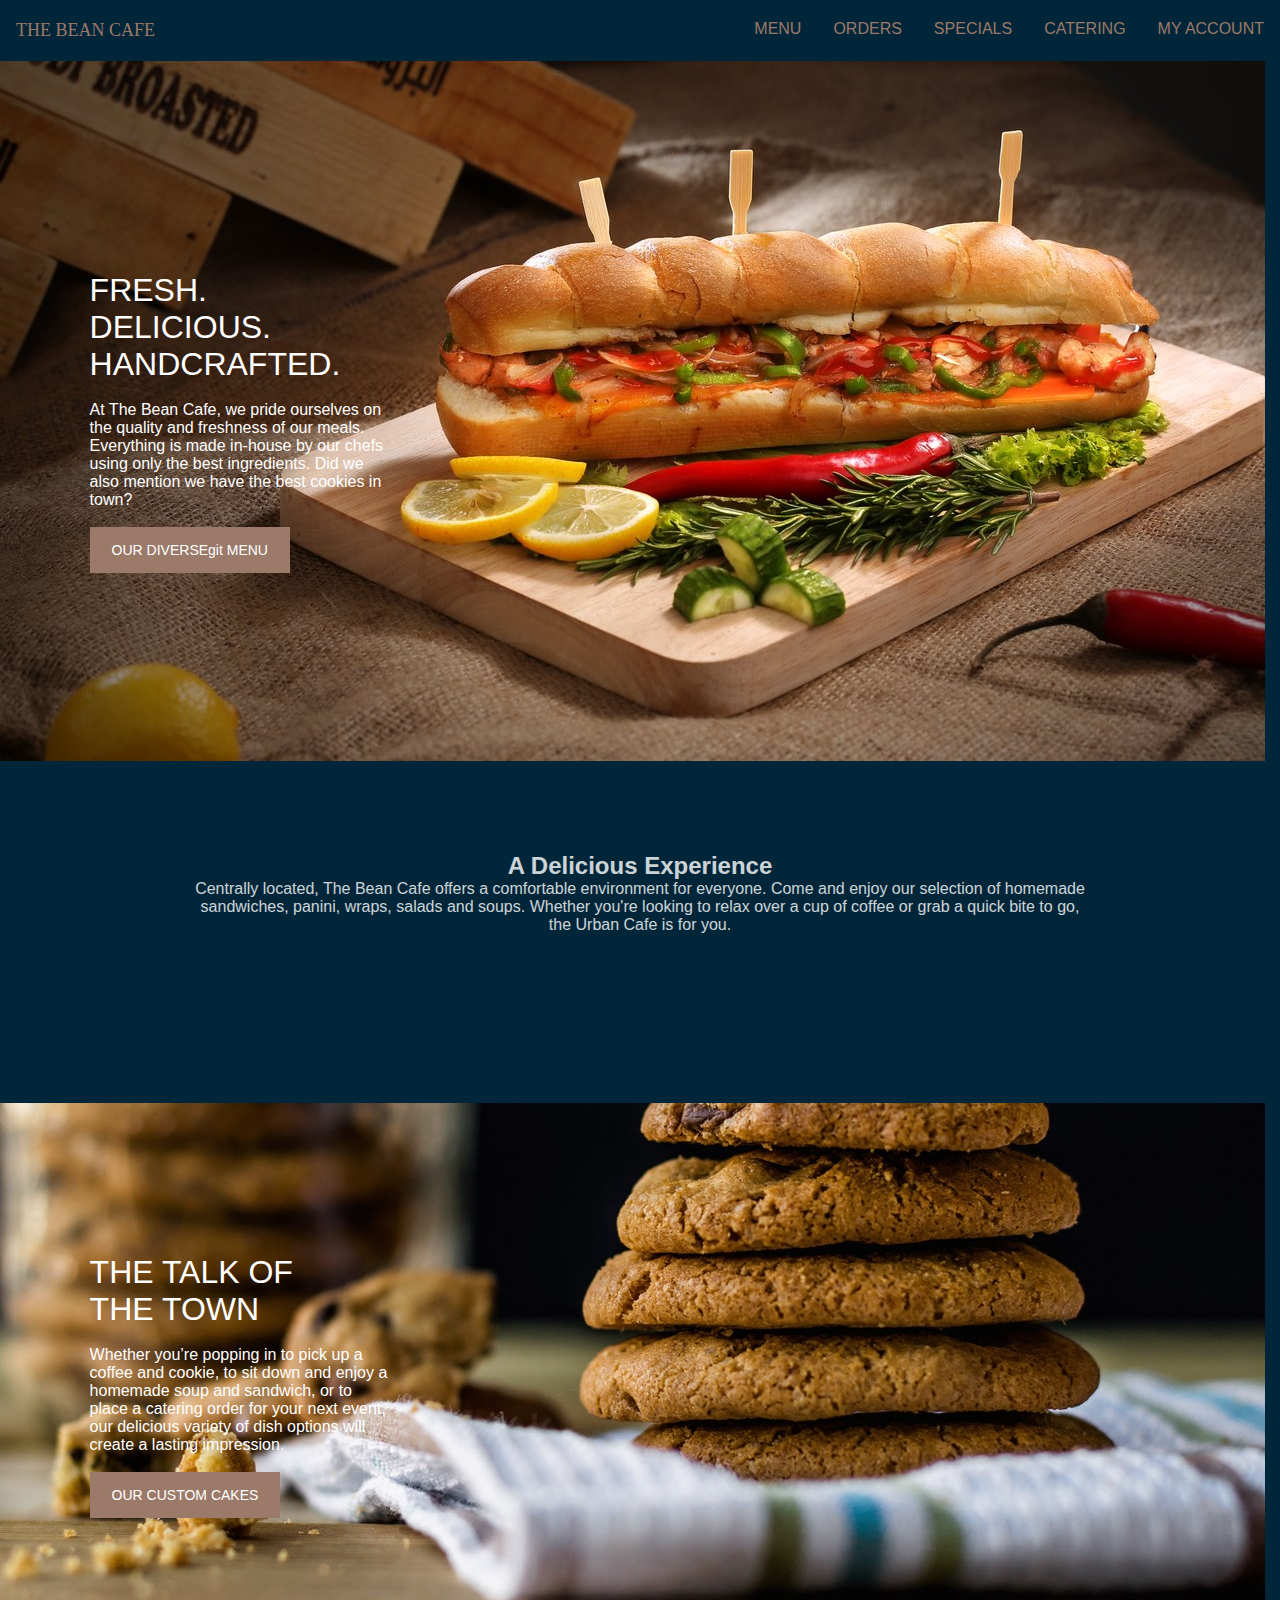
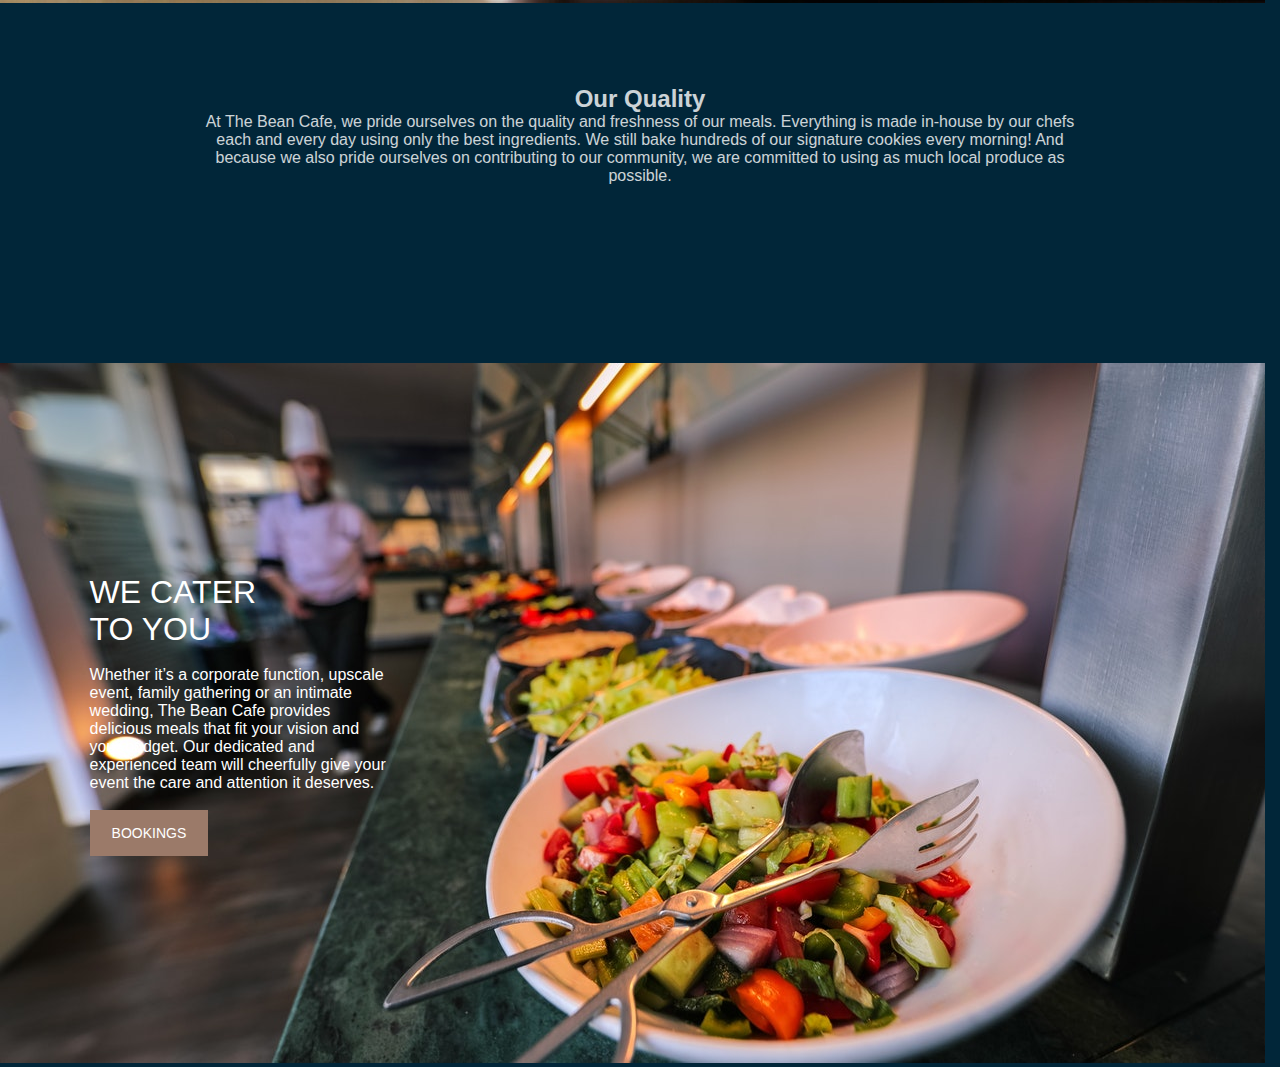
<file: index.html>
<!DOCTYPE html>
<html>
    <head>
        <title>Restaurant</title>
        <link href="index.css" rel="stylesheet">
    </head>
    <body>
        <div id='list'>
        <ul>
            <li class='logo-class'>The Bean Cafe</li>
            <li><a href="src/mainpage.jsp">My Account</a></li>
            <li><a href="html/bookings.html">Catering</a></li>
            <li><a href="html/specials.html">Specials</a></li>
            <li><a href="html/orders.html">Orders</a></li>
            <li><a href="html/menu.html">Menu</a></li>
          </ul>
        </div>

      
        <!-- Sandwich -->
        <div class='homeimgs'>
            <img src="img/sandwiches.jpg" alt="Sandwich" class='RespImg'>
            <div id='hero'>
                <h1>FRESH.<br>DELICIOUS.<br>HANDCRAFTED.</h1>
                <br>
                <p>At The Bean Cafe, we pride ourselves on the quality and freshness of our meals. Everything is made in-house by our chefs using only the best ingredients. Did we also mention we have the best cookies in town?</p>
                <br>
                <div onclick="window.location.href='html/menu.html'" class='menubutton'>OUR DIVERSEgit MENU</div>
            </div>
        </div>    

        <div class="centered">
            <h2 style="color:white;">A Delicious Experience</h2>
            <p style="color:white;">Centrally located, The Bean Cafe offers a comfortable environment for everyone. Come and enjoy our selection of homemade sandwiches, panini, wraps, salads and soups. Whether you're looking to relax over a cup of coffee or grab a quick bite to go, the Urban Cafe is for you.</p>
        </div>

        <!-- Cookies -->
        <div class='homeimgs'>
            <img src="img/cookies.jpg" alt="cookies" class='RespImg' >
            <div id='hero'>
                <h1>THE TALK OF<br>THE TOWN</h1>
                <br>
                <p>Whether you’re popping in to pick up a coffee and cookie, to sit down and enjoy a homemade soup and sandwich, or to place a catering order for your next event, our delicious variety of dish options will create a lasting impression.</p>
                <br>
                <div onclick="window.location.href='html/specials.html'"class='menubutton'>OUR CUSTOM CAKES</div>
            </div>
        </div>

        <div class="centered">
            <h2 style="color:white;">Our Quality</h2>
            <p style="color:white;">At The Bean Cafe, we pride ourselves on the quality and freshness of our meals. Everything is made in-house by our chefs each and every day using only the best ingredients. We still bake hundreds of our signature cookies every morning! And because we also pride ourselves on contributing to our community, we are committed to using as much local produce as possible.</p>
 
        </div>

        <!-- Buffet -->
        <div class='homeimgs'>
            <img src="img/booking_home.jpg" alt="buffet" class='RespImg' >
            <div id='hero'>
                <h1>WE CATER<br>TO YOU</h1>
                <br>
                <p>Whether it’s a corporate function, upscale event, family gathering or an intimate wedding, The Bean Cafe provides delicious meals that fit your vision and your budget. Our dedicated and experienced team will cheerfully give your event the care and attention it deserves.</p>                           
                <br>
                <div onclick="window.location.href='html/bookings.html'"class='menubutton'>BOOKINGS</div>
            </div>
        </div>

        
    </div>

            
    </body>
</html>
</file>
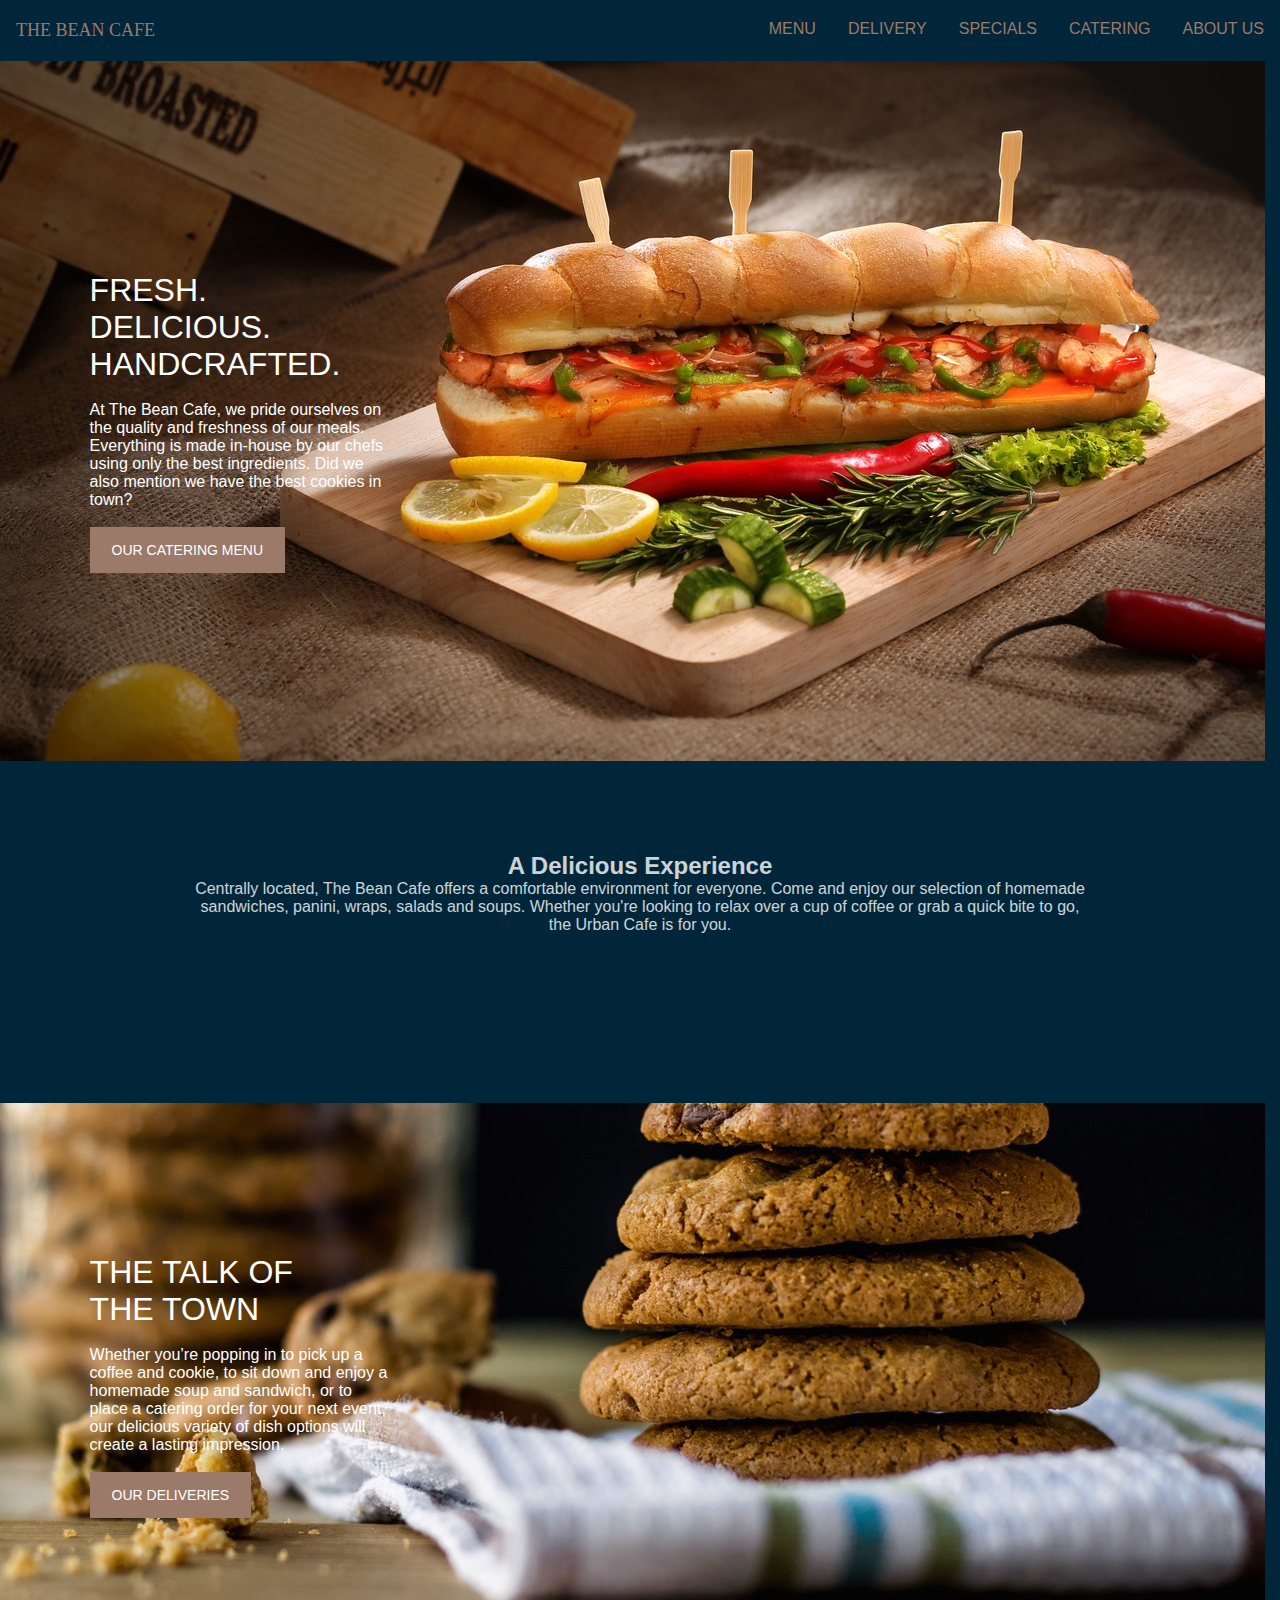
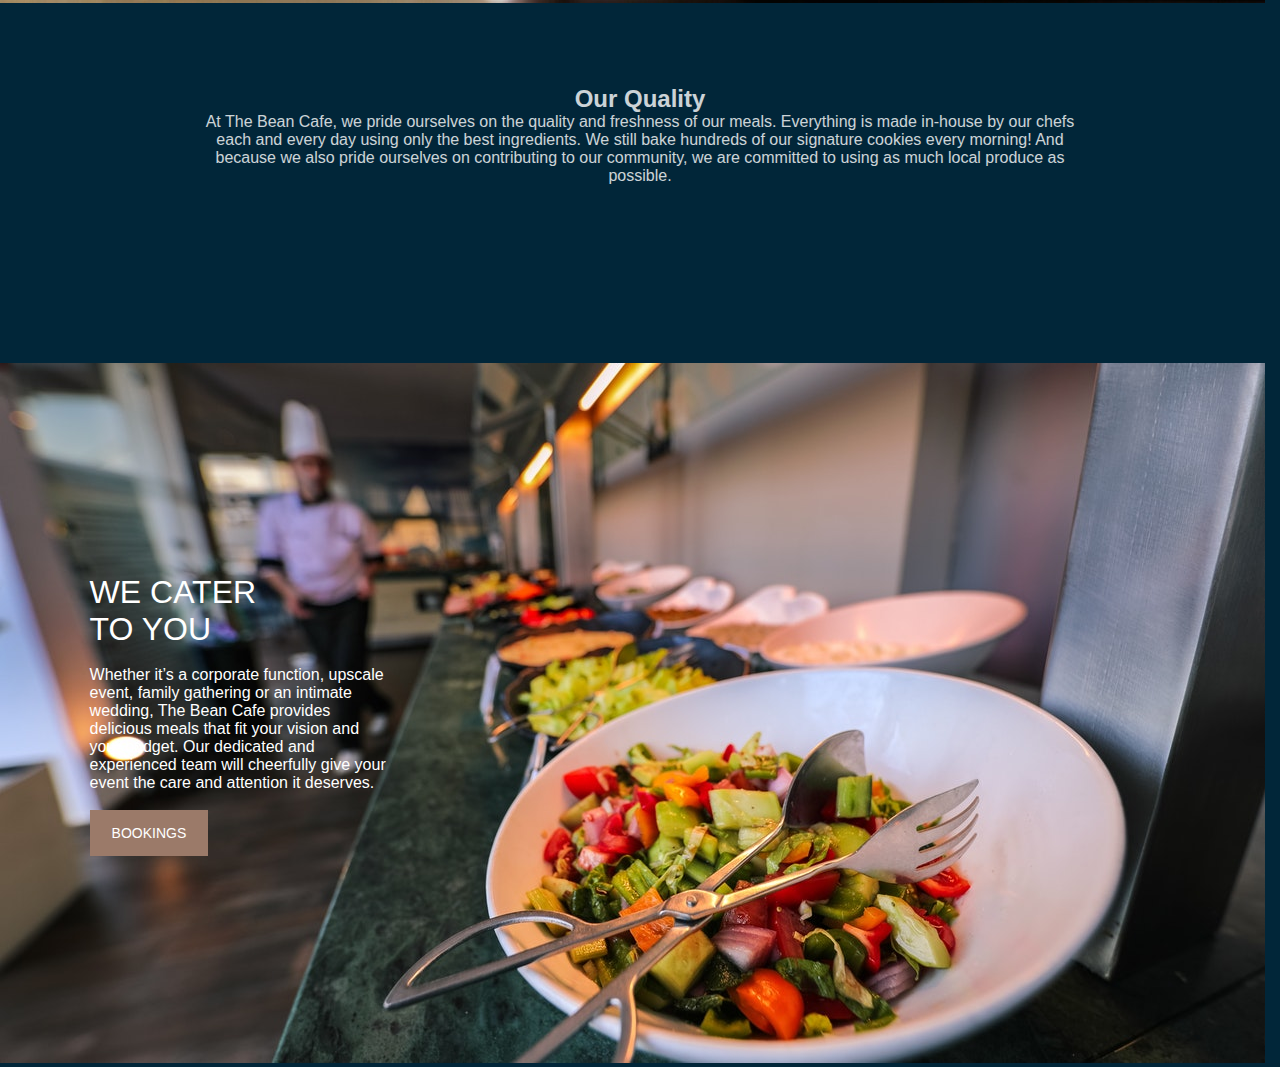
<file: Homepage/index.html>
<!DOCTYPE html>
<html>
    <head>
        <title>Restaurant</title>
        <link href="index.css" rel="stylesheet">
    </head>
    <body>
        <div id='list'>
        <ul>
            <li class='logo-class'>The Bean Cafe</li>
            <li><a href="default.asp">About Us</a></li>
            <li><a href="default.asp">Catering</a></li>
            <li><a href="news.asp">Specials</a></li>
            <li><a href="contact.asp">Delivery</a></li>
            <li><a href="about.asp">Menu</a></li>
          </ul>
        </div>

      
        <!-- Sandwich -->
        <div class='homeimgs'>
            <img src="sandwiches.jpg" alt="Sandwich" class='RespImg'>
            <div id='hero'>
                <h1>FRESH.<br>DELICIOUS.<br>HANDCRAFTED.</h1>
                <br>
                <p>At The Bean Cafe, we pride ourselves on the quality and freshness of our meals. Everything is made in-house by our chefs using only the best ingredients. Did we also mention we have the best cookies in town?</p>
                <br>
                <div class='menubutton'>OUR CATERING MENU</div>
            </div>
        </div>    

        <div class="centered">
            <h2 style="color:white;">A Delicious Experience</h2>
            <p style="color:white;">Centrally located, The Bean Cafe offers a comfortable environment for everyone. Come and enjoy our selection of homemade sandwiches, panini, wraps, salads and soups. Whether you're looking to relax over a cup of coffee or grab a quick bite to go, the Urban Cafe is for you.</p>
        </div>

        <!-- Cookies -->
        <div class='homeimgs'>
            <img src="cookies.jpg" alt="cookies" class='RespImg' >
            <div id='hero'>
                <h1>THE TALK OF<br>THE TOWN</h1>
                <br>
                <p>Whether you’re popping in to pick up a coffee and cookie, to sit down and enjoy a homemade soup and sandwich, or to place a catering order for your next event, our delicious variety of dish options will create a lasting impression.</p>
                <br>
                <div class='menubutton'>OUR DELIVERIES</div>
            </div>
        </div>

        <div class="centered">
            <h2 style="color:white;">Our Quality</h2>
            <p style="color:white;">At The Bean Cafe, we pride ourselves on the quality and freshness of our meals. Everything is made in-house by our chefs each and every day using only the best ingredients. We still bake hundreds of our signature cookies every morning! And because we also pride ourselves on contributing to our community, we are committed to using as much local produce as possible.</p>
 
        </div>

        <!-- Buffet -->
        <div class='homeimgs'>
            <img src="booking_home.jpg" alt="buffet" class='RespImg' >
            <div id='hero'>
                <h1>WE CATER<br>TO YOU</h1>
                <br>
                <p>Whether it’s a corporate function, upscale event, family gathering or an intimate wedding, The Bean Cafe provides delicious meals that fit your vision and your budget. Our dedicated and experienced team will cheerfully give your event the care and attention it deserves.</p>                           
                <br>
                <div class='menubutton'>BOOKINGS</div>
            </div>
        </div>

        
    </div>

            
    </body>
</html>
</file>
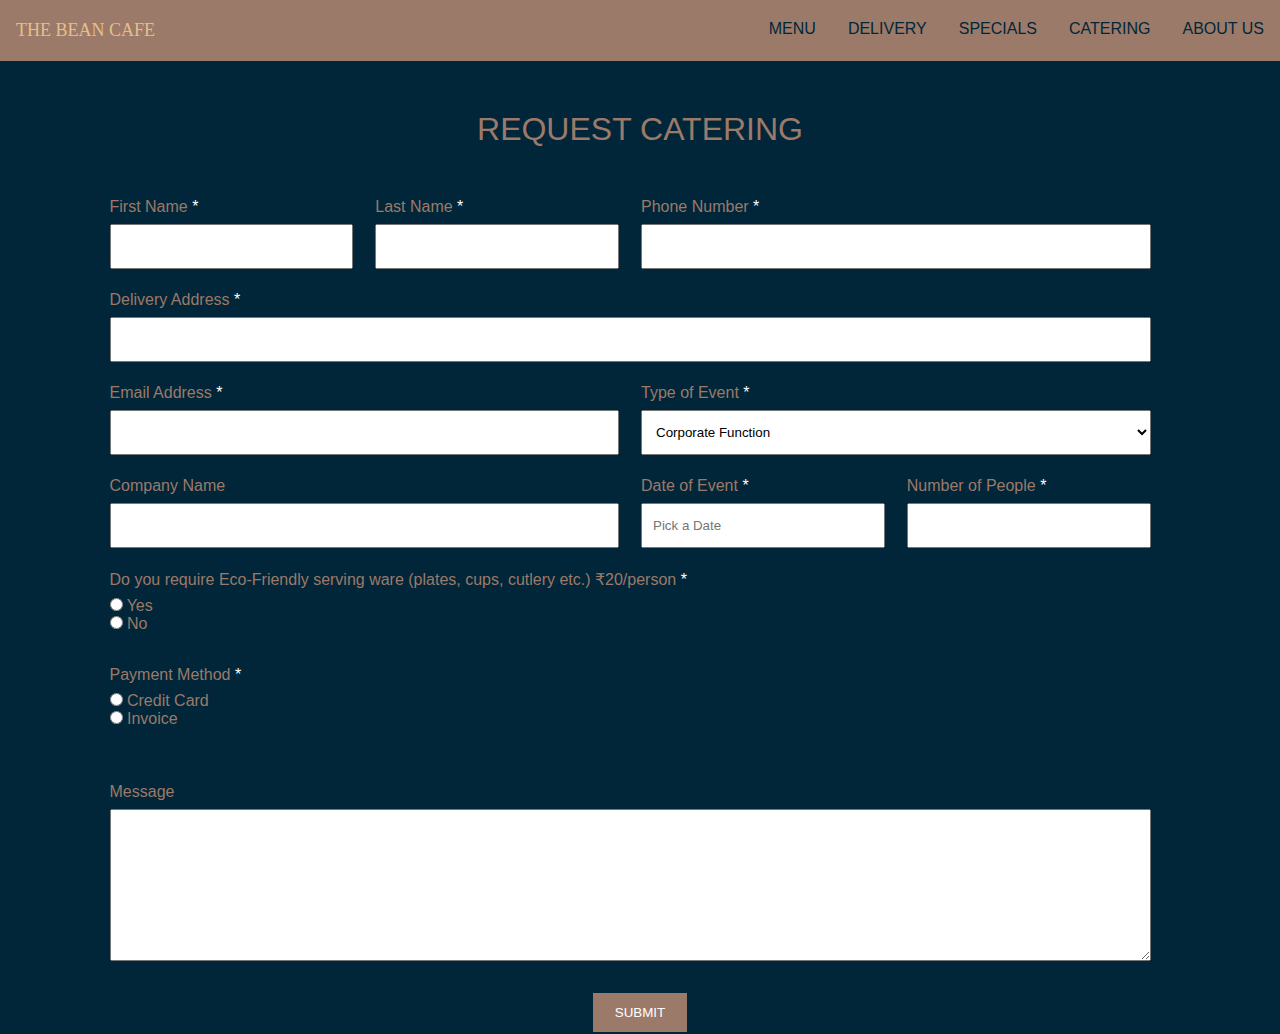
<file: Bookings/bookings.html>
<!DOCTYPE html>
<html>
    <head>
        <meta charset="utf-8">
        <title>Bookings</title>
        <link href="bookings.css" rel="stylesheet">
    </head>
    <body onload='document.tabel.email.focus()'>
      <div id='list'>
         <ul>
             <li class='logo-class'><a href="index.html">The Bean Cafe</a></li>
             <li><a href="default.asp">About Us</a></li>
             <li><a href="default.asp">Catering</a></li>
             <li><a href="news.asp">Specials</a></li>
             <li><a href="contact.asp">Delivery</a></li>
             <li><a href="about.asp">Menu</a></li>
           </ul>
         </div>
    <div class='container'>
      <form name='mainform'action="#">
      <table id='tabel' >
         
         <br>
         <tr>
            <td colspan='4'>
               <h1 >REQUEST CATERING</h1><br>
            </td>
         </tr>
         <!-- First -->
         <tr>
            <td>
               <label for="fname" class='field-label'>
                  First Name
               <span class="field-required">*</span>
               </label>
               <div class='input-container'>
                  <input type="text" id="fname" class="input-field" name="fname" required>
               </div>
            </td>
            <td>
               <label for="lname" class='field-label'>
                  Last Name
                  <span class="field-required">*</span>
               </label>
               <div class='input-container'>
                  <input type="text" id="lname" class="input-field" name="lname" required>
               </div>
            </td>
            <td colspan='2'>
               <label for="phno" class='field-label'>
                  Phone Number
                  <span class="field-required">*</span>
               </label>
               <div class='input-container'>
                  <input type="text" id="phno" class="input-field" name="phno" required>
               </div>
            </td>
         </tr>

         <!-- 2 -->
         <tr>
            <td colspan='4'>
               <label for="address" class='field-label'>
                  Delivery Address
                  <span class="field-required">*</span>
               </label>
               <div class='input-container'>
                  <input type="address" id="address" class="input-field" name="address" required>
               </div>
            </td>            
         </tr>

         <!-- 3 -->
         <tr>
            <td colspan='2'>
               <label for="email" class='field-label'>
                  Email Address
               <span class="field-required">*</span>
               </label>
               <div class='input-container'>
                  <input type="email" id="email" class="input-field" name="email" required >
               </div>
            </td>
            <td colspan='2'>
               <label for="event" class='field-label'>
                  Type of Event
                  <span class="field-required">*</span>
               </label>
               <div class='input-container'>
                  <select id='event-option' name= 'event' required>
                     <option value='1'>Corporate Function</option>
                     <option value='2'>Galas and Parties</option>
                  </select>                  
               </div>
            </td>          
         </tr>

         <!-- 4 -->
         <tr>            
            <td colspan='2'>
               <label for="cname" class='field-label'>
                  Company Name                  
               </label>
               <div class='input-container'>
                  <input type="text" id="cname" class="input-field" name="cname">
               </div>
            </td>
            <td>
               <label for="doe" class='field-label'>
                  Date of Event
                  <span class="field-required">*</span>
               </label>
               <div class='input-container'>
                  <input type="text" class="input-field" placeholder="Pick a Date" onfocus="(this.type='date')" name="doe" required>                  
               </div>
            </td>
            <td>
               <label for="nop" class='field-label'>
                  Number of People
               <span class="field-required">*</span>
               </label>
               <div class='input-container'>
                  <input type="text" class="input-field" id="nop" name="nop" required>
               </div>
            </td>
         </tr>   

         <!-- 5 -->
         <tr>    
            <td colspan='4'>  
            <label for="eco" class='field-label'>
               <p>Do you require Eco-Friendly serving ware (plates, cups, cutlery etc.) &#x20B9;20/person
            <span class="field-required">*</span></p>
            </label>
            <div class='input-container'>
               <input type="radio" id="yes" name="yn" value="yes">
               <label for="yes">Yes</label>
               <br>
               <input type="radio" id="no" name="yn" value="no">
               <label for="no">No</label>
            </div>  
            </td>   
         <tr>

         <!-- 6 -->
         <tr>
            <td colspan='4'>      
            <label for="pay" class='field-label'>
               <p>Payment Method
            <span class="field-required">*</span></p>
            </label>
            <div class='input-container'>
               <input type="radio" id="cc" name="pay" value="cc">
               <label for="cc">Credit Card</label>
               <br>
               <input type="radio" id="inv" name="pay" value="inv">
               <label for="inv">Invoice</label><br>
            </div>  
            </td>   
         <tr>

         <tr class='message-row'>
            <td colspan='4'>
               <label for="msg" class='field-label'>
                  Message                  
               </label>
               <div class='message-input'>
                  <textarea cols='128' rows='10' name='msg'></textarea>
               </div>
            </td>
         </tr>
         <tr>
          <td colspan='4'><center>
             <button id='submitButton' type="submit" onclick="ValidateEmail(document.mainform.email)">Submit</button></center>
          </td>
         </tr>
      </table>
   </form>
    </div>
    <script src= "bookings.js"></script>

    </body>
</html>
</file>
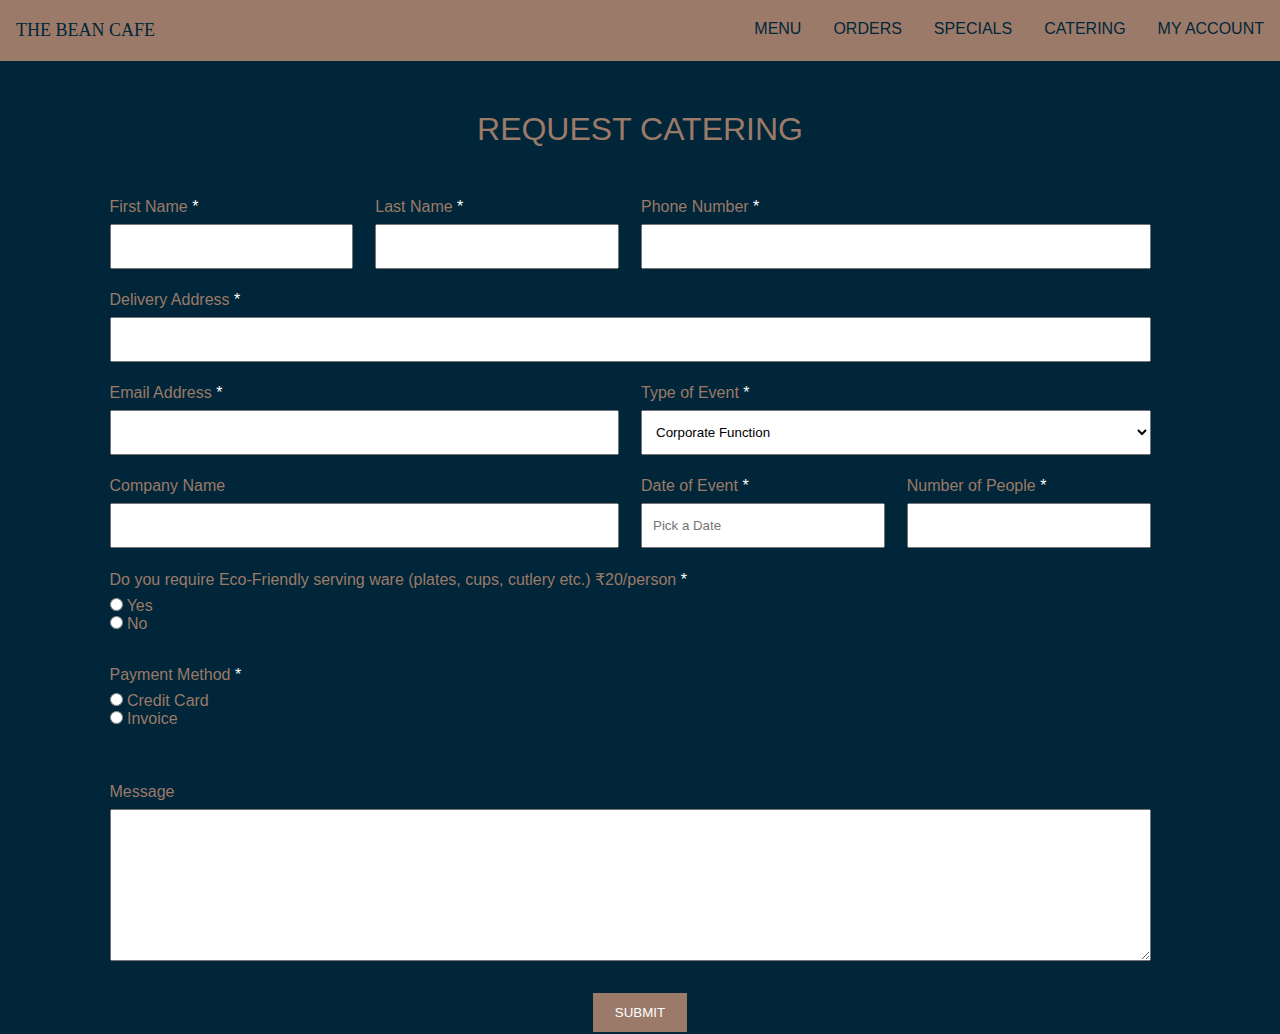
<file: html/bookings.html>
<!DOCTYPE html>
<html>
    <head>
        <meta charset="utf-8">
        <title>Bookings</title>
        <link href="../css/bookings.css" rel="stylesheet">
    </head>
    <body onload='document.tabel.email.focus()'>
      <div id='list'>
         <ul>
            <li class='logo-class'>The Bean Cafe</li>
            <li><a href="../src/mainpage.jsp">My Account</a></li>
            <li><a href="html/bookings.html">Catering</a></li>
            <li><a href="html/specials.html">Specials</a></li>
            <li><a href="html/orders.html">Orders</a></li>
            <li><a href="html/menu.html">Menu</a></li>
           </ul>
         </div>
    <div class='container'>
      <form name='mainform'action="#">
      <table id='tabel' >
         
         <br>
         <tr>
            <td colspan='4'>
               <h1 >REQUEST CATERING</h1><br>
            </td>
         </tr>
         <!-- First -->
         <tr>
            <td>
               <label for="fname" class='field-label'>
                  First Name
               <span class="field-required">*</span>
               </label>
               <div class='input-container'>
                  <input type="text" id="fname" class="input-field" name="fname" required>
               </div>
            </td>
            <td>
               <label for="lname" class='field-label'>
                  Last Name
                  <span class="field-required">*</span>
               </label>
               <div class='input-container'>
                  <input type="text" id="lname" class="input-field" name="lname" required>
               </div>
            </td>
            <td colspan='2'>
               <label for="phno" class='field-label'>
                  Phone Number
                  <span class="field-required">*</span>
               </label>
               <div class='input-container'>
                  <input type="text" id="phno" class="input-field" name="phno" required>
               </div>
            </td>
         </tr>

         <!-- 2 -->
         <tr>
            <td colspan='4'>
               <label for="address" class='field-label'>
                  Delivery Address
                  <span class="field-required">*</span>
               </label>
               <div class='input-container'>
                  <input type="address" id="address" class="input-field" name="address" required>
               </div>
            </td>            
         </tr>

         <!-- 3 -->
         <tr>
            <td colspan='2'>
               <label for="email" class='field-label'>
                  Email Address
               <span class="field-required">*</span>
               </label>
               <div class='input-container'>
                  <input type="email" id="email" class="input-field" name="email" required >
               </div>
            </td>
            <td colspan='2'>
               <label for="event" class='field-label'>
                  Type of Event
                  <span class="field-required">*</span>
               </label>
               <div class='input-container'>
                  <select id='event-option' name= 'event' required>
                     <option value='1'>Corporate Function</option>
                     <option value='2'>Galas and Parties</option>
                  </select>                  
               </div>
            </td>          
         </tr>

         <!-- 4 -->
         <tr>            
            <td colspan='2'>
               <label for="cname" class='field-label'>
                  Company Name                  
               </label>
               <div class='input-container'>
                  <input type="text" id="cname" class="input-field" name="cname">
               </div>
            </td>
            <td>
               <label for="doe" class='field-label'>
                  Date of Event
                  <span class="field-required">*</span>
               </label>
               <div class='input-container'>
                  <input type="text" class="input-field" placeholder="Pick a Date" onfocus="(this.type='date')" name="doe" required>                  
               </div>
            </td>
            <td>
               <label for="nop" class='field-label'>
                  Number of People
               <span class="field-required">*</span>
               </label>
               <div class='input-container'>
                  <input type="text" class="input-field" id="nop" name="nop" required>
               </div>
            </td>
         </tr>   

         <!-- 5 -->
         <tr>    
            <td colspan='4'>  
            <label for="eco" class='field-label'>
               <p>Do you require Eco-Friendly serving ware (plates, cups, cutlery etc.) &#x20B9;20/person
            <span class="field-required">*</span></p>
            </label>
            <div class='input-container'>
               <input type="radio" id="yes" name="yn" value="yes">
               <label for="yes">Yes</label>
               <br>
               <input type="radio" id="no" name="yn" value="no">
               <label for="no">No</label>
            </div>  
            </td>   
         <tr>

         <!-- 6 -->
         <tr>
            <td colspan='4'>      
            <label for="pay" class='field-label'>
               <p>Payment Method
            <span class="field-required">*</span></p>
            </label>
            <div class='input-container'>
               <input type="radio" id="cc" name="pay" value="cc">
               <label for="cc">Credit Card</label>
               <br>
               <input type="radio" id="inv" name="pay" value="inv">
               <label for="inv">Invoice</label><br>
            </div>  
            </td>   
         <tr>

         <tr class='message-row'>
            <td colspan='4'>
               <label for="msg" class='field-label'>
                  Message                  
               </label>
               <div class='message-input'>
                  <textarea cols='128' rows='10' name='msg'></textarea>
               </div>
            </td>
         </tr>
         <tr>
          <td colspan='4'><center>
             <button id='submitButton' type="submit" onclick="ValidateEmail(document.mainform.email)">Submit</button></center>
          </td>
         </tr>
      </table>
   </form>
    </div>
    <script src= "../js/bookings.js"></script>

    </body>
</html>
</file>
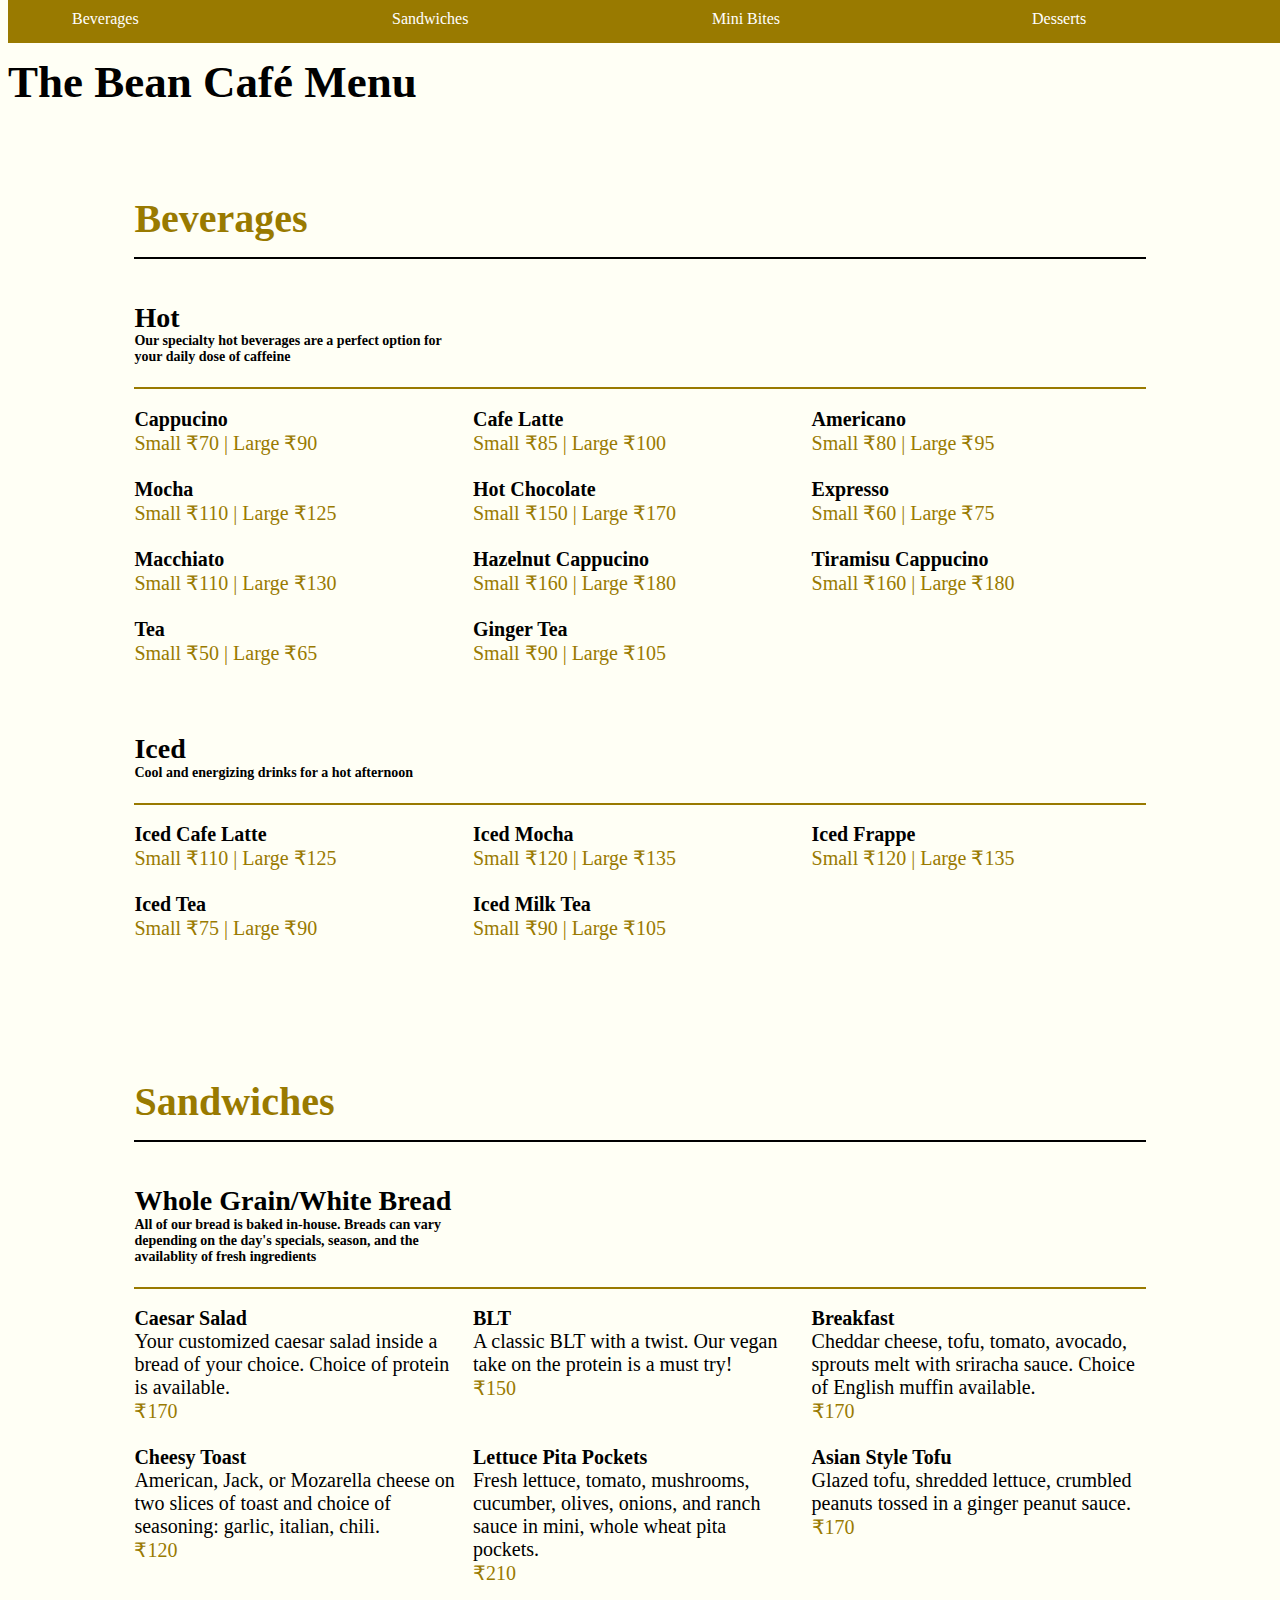
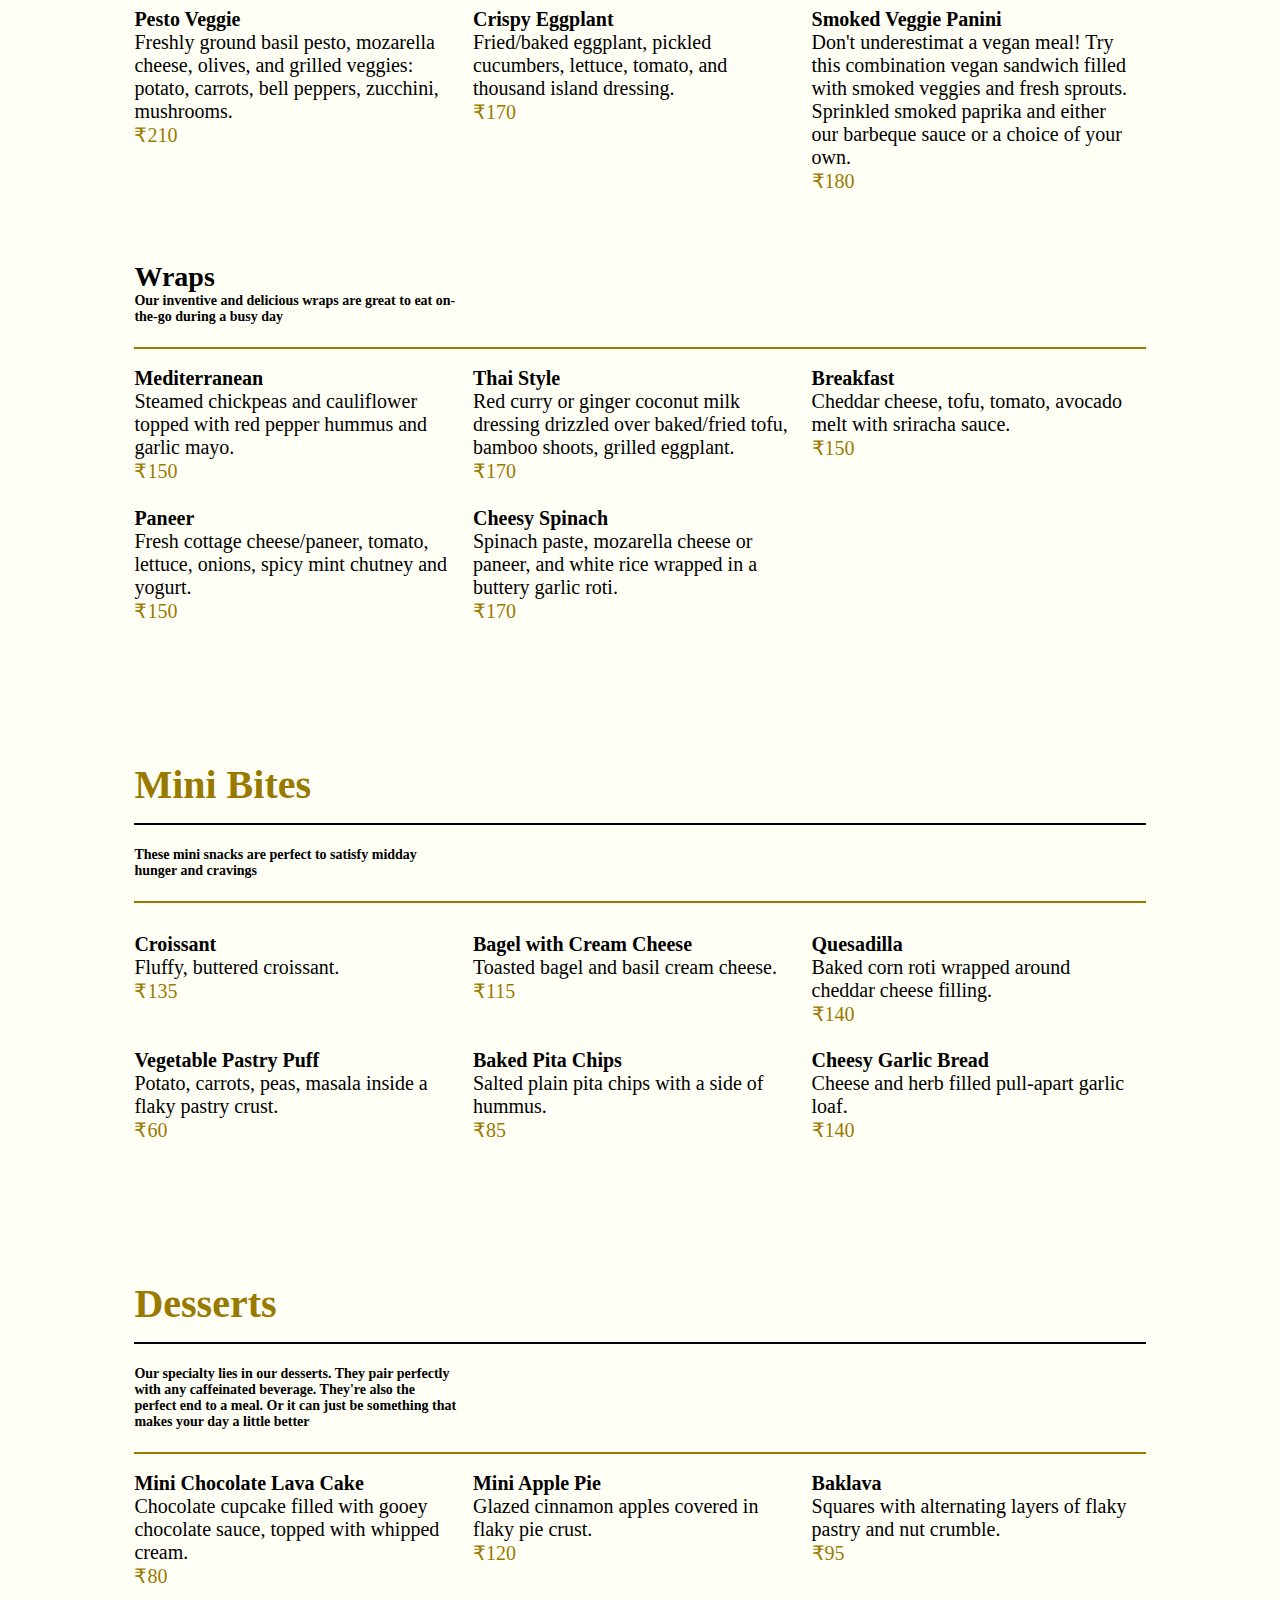
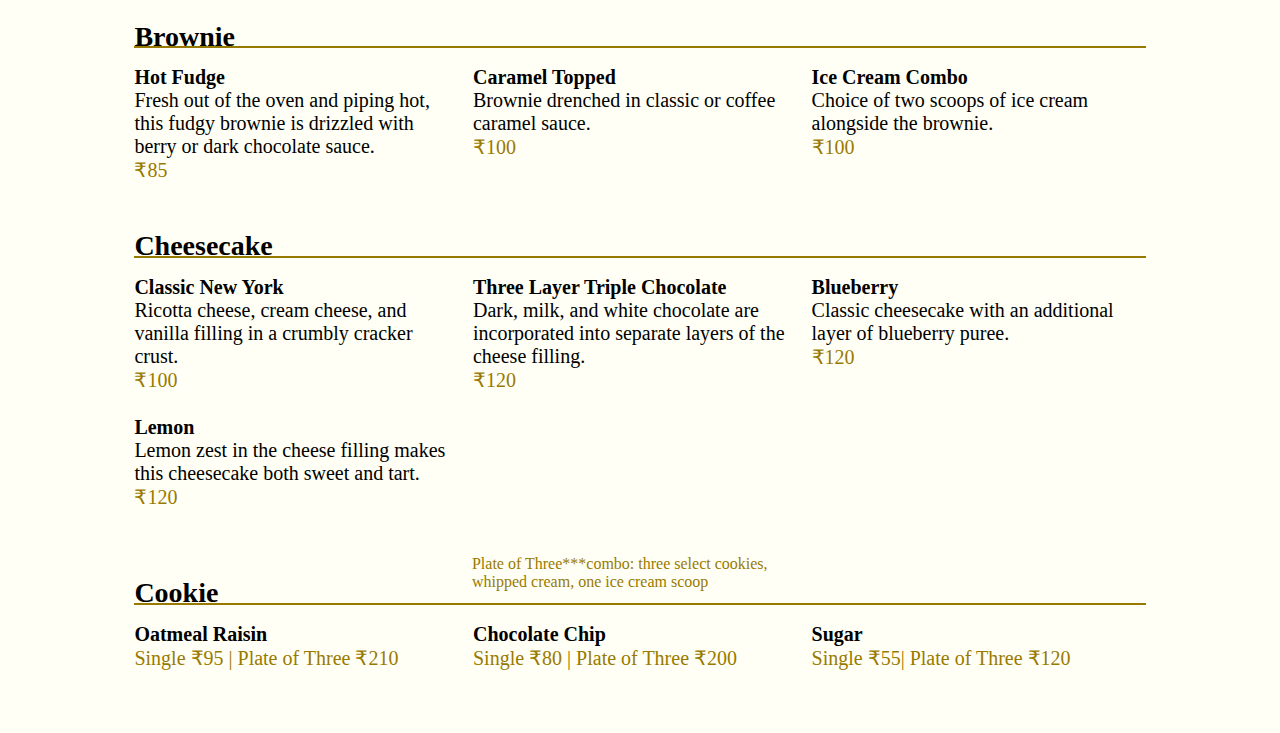
<file: html/menu.html>
<!DOCTYPE html>
<html>
<head>
<title>Cafe Menu</title>
<meta name="viewport" content="width=device-width, initial-scale=1.0">
<link rel="stylesheet" href="../css/menu.css">
</head>
<body><!-- bgcolor="#C48793"-->
<br>
<h1 class="title">The Bean Café Menu</h1>

<div class="navbar">
<a href="#bev">Beverages</a>
<a href="#sand">Sandwiches</a>
<a href="#mini">Mini Bites</a>
<a href="#desserts">Desserts</a>
</div>

<div class="box1">
<h3 class="main" id="bev"><br>Beverages</h3>
<hr>
<div class="box2">
<div class="one" id="descmain"><h4 id="sub">Hot</h4>
<p>Our specialty hot beverages are a perfect option for your daily dose of caffeine</p></div>
<hr>
	<div class="box3">
	<div class="one">Cappucino
	<p id=price>Small ₹70 | Large ₹90</p></div>
	<div class="two">Cafe Latte
	<p id=price>Small ₹85 | Large ₹100</p></div>
	<div class="three">Americano
	<p id=price>Small ₹80 | Large ₹95</p></div>
	</div>
	<div class="box3">
	<div class="one">Mocha
	<p id=price>Small ₹110 | Large ₹125</p></div>
	<div class="two">Hot Chocolate
	<p id=price>Small ₹150 | Large ₹170</p></div>
	<div class="three">Expresso
	<p id=price>Small ₹60 | Large ₹75</p></div>
	</div>
	<div class="box3">
	<div class="one">Macchiato
	<p id=price>Small ₹110 | Large ₹130</p></div>
	<div class="two">Hazelnut Cappucino
	<p id=price>Small ₹160 | Large ₹180</p></div>
	<div class="three">Tiramisu Cappucino
	<p id=price>Small ₹160 | Large ₹180</p></div>
	</div>
	<div class="box3">
	<div class="one">Tea
	<p id=price>Small ₹50 | Large ₹65</p></div>
	<div class="two">Ginger Tea
	<p id=price>Small ₹90 | Large ₹105</p></div>
	<div class="three" id="blank">BLANK
	<p id=price>Small ₹ | Large ₹</p></div>
	</div>
</div>
<div class="box2">
<div class="one" id="descmain"><h4 id="sub">Iced</h4>
<p>Cool and energizing drinks for a hot afternoon</p></div>
<hr>
	<div class="box3">
	<div class="one">Iced Cafe Latte
	<p id=price>Small ₹110 | Large ₹125</p></div>
	<div class="two">Iced Mocha
	<p id=price>Small ₹120 | Large ₹135</p></div>
	<div class="three">Iced Frappe
	<p id=price>Small ₹120 | Large ₹135</p></div>
	</div>
	<div class="box3">
	<div class="one">Iced Tea
	<p id=price>Small ₹75 | Large ₹90</p></div>
	<div class="two">Iced Milk Tea
	<p id=price>Small ₹90 | Large ₹105</p></div>
	<div class="three" id="blank">BLANK
	<p id=price>Small ₹ | Large ₹</p></div>
	</div>
</div>
</div>
	
<div class="box1">
<h3 class="main" id="sand"><br>Sandwiches</h3>
<hr>
<div class="box2">
<div class="one" id="descmain"><h4 id="sub">Whole Grain/White Bread</h4>
<p>All of our bread is baked in-house. Breads can vary depending on the day's specials, season, and the availablity of fresh ingredients</p></div>
<hr>
		<div class="box3">
	<div class="one">Caesar Salad
	<p id="descitem">Your customized caesar salad inside a bread of your choice. Choice of protein is available.</p>
	<p id=price>₹170</p></div>
	<div class="two">BLT
	<p id="descitem">A classic BLT with a twist. Our vegan take on the protein is a must try!</p>
	<p id=price>₹150</p></div>
	<div class="three">Breakfast
	<p id="descitem">Cheddar cheese, tofu, tomato, avocado, sprouts melt with sriracha sauce. Choice of English muffin available.</p>
	<p id=price>₹170</p></div>
		</div>
		<div class="box3">
	<div class="one">Cheesy Toast
	<p id="descitem">American, Jack, or Mozarella cheese on two slices of toast and choice of seasoning: garlic, italian, chili.</p>
	<p id=price>₹120</p></div>
	<div class="two">Lettuce Pita Pockets
	<p id="descitem">Fresh lettuce, tomato, mushrooms, cucumber, olives, onions, and ranch sauce in mini, whole wheat pita pockets.</p>
	<p id=price>₹210</p></div>
	<div class="three">Asian Style Tofu
	<p id="descitem">Glazed tofu, shredded lettuce, crumbled peanuts tossed in a ginger peanut sauce.</p>
	<p id=price>₹170</p></div>
		</div>
		<div class="box3">
	<div class="one">Pesto Veggie
	<p id="descitem">Freshly ground basil pesto, mozarella cheese, olives, and grilled veggies: potato, carrots, bell peppers, zucchini, mushrooms.</p>
	<p id=price>₹210</p></div>
	<div class="two">Crispy Eggplant
	<p id="descitem">Fried/baked eggplant, pickled cucumbers, lettuce, tomato, and thousand island dressing. </p>
	<p id=price>₹170</p></div>
	<div class="three">Smoked Veggie Panini
	<p id="descitem">Don't underestimat a vegan meal! Try this combination vegan sandwich filled with smoked veggies and fresh sprouts. Sprinkled smoked paprika and either our barbeque sauce or a choice of your own. </p>
	<p id=price>₹180</p></div>
		</div>
	</div>
<div class="box2">
<div class="one" id="descmain"><h4 id="sub">Wraps</h4>
<p>Our inventive and delicious wraps are great to eat on-the-go during a busy day</p></div>
<hr>
	<div class="box3">
	<div class="one">Mediterranean
	<p id="descitem">Steamed chickpeas and cauliflower topped with red pepper hummus and garlic mayo.</p>
	<p id=price>₹150</p></div>
	<div class="two">Thai Style
	<p id="descitem">Red curry or ginger coconut milk dressing drizzled over baked/fried tofu, bamboo shoots, grilled eggplant.</p>
	<p id=price>₹170</p></div>
	<div class="three">Breakfast
	<p id="descitem">Cheddar cheese, tofu, tomato, avocado melt with sriracha sauce.</p>
	<p id=price>₹150</p></div>
	</div>
	<div class="box3">
	<div class="one">Paneer
	<p id="descitem">Fresh cottage cheese/paneer, tomato, lettuce, onions, spicy mint chutney and yogurt.</p>
	<p id=price>₹150</p></div>
	<div class="two">Cheesy Spinach
	<p id="descitem">Spinach paste, mozarella cheese or paneer, and white rice wrapped in a buttery garlic roti.</p>
	<p id=price>₹170</p></div>
	<div class="three" id="blank">BLANK</div>
	<p id="descitem"></p>
	<p id=price></p></div>
	</div>
</div>
</div>

<div class="box1">
<h3 class="main" id="mini"><br>Mini Bites</h3>
<hr>
<div class="one" id="descmain"><p>These mini snacks are perfect to satisfy midday hunger and cravings</p></div>
<hr>
<div class="box2">
	<div class="box3">
	<div class="one">Croissant
	<p id="descitem">Fluffy, buttered croissant.</p>
	<p id=price>₹135</p></div>
	<div class="two">Bagel with Cream Cheese
	<p id="descitem">Toasted bagel and basil cream cheese.</p>
	<p id=price>₹115</p></div>
	<div class="three">Quesadilla
	<p id="descitem">Baked corn roti wrapped around cheddar cheese filling.</p>
	<p id=price>₹140</p></div>
	</div>
	<div class="box3">
	<div class="one">Vegetable Pastry Puff
	<p id="descitem">Potato, carrots, peas, masala inside a flaky pastry crust.</p>
	<p id=price>₹60</p></div>
	<div class="two">Baked Pita Chips
	<p id="descitem">Salted plain pita chips with a side of hummus.</p>
	<p id=price>₹85</p></div>
	<div class="three">Cheesy Garlic Bread
	<p id="descitem">Cheese and herb filled pull-apart garlic loaf.</p>
	<p id=price>₹140</p></div>
	</div>
</div>
</div>

<div class="box1">
<h3 class="main" id="desserts"><br>Desserts</h3>
<hr>
<div class="one" id="descmain">
<p>Our specialty lies in our desserts. They pair perfectly with any caffeinated beverage. They're also the perfect end to a meal. Or it can just be something that makes your day a little better</p></div>
<hr>
<div class="box3">
	<div class="one">Mini Chocolate Lava Cake
	<p id="descitem">Chocolate cupcake filled with gooey chocolate sauce, topped with whipped cream.</p>
	<p id=price>₹80</p></div>
	<div class="two">Mini Apple Pie
	<p id="descitem">Glazed cinnamon apples covered in flaky pie crust.</p>
	<p id=price>₹120</p></div>
	<div class="three">Baklava
	<p id="descitem">Squares with alternating layers of flaky pastry and nut crumble.</p>
	<p id=price>₹95</p></div>
	</div>
<div class="box2">
<h4 id="sub">Brownie</h4>
<hr>
	<div class="box3">
	<div class="one">Hot Fudge
	<p id="descitem">Fresh out of the oven and piping hot, this fudgy brownie is drizzled with berry or dark chocolate sauce.</p>
	<p id=price>₹85</p></div>
	<div class="two">Caramel Topped
	<p id="descitem">Brownie drenched in classic or coffee caramel sauce.</p>
	<p id=price>₹100</p></div>
	<div class="three">Ice Cream Combo
	<p id="descitem">Choice of two scoops of ice cream alongside the brownie.</p>
	<p id=price>₹100</p></div>
	</div>
</div>
<div class="box2">
<h4 id="sub">Cheesecake</h4>
<hr>
	<div class="box3">
	<div class="one">Classic New York
	<p id="descitem">Ricotta cheese, cream cheese, and vanilla filling in a crumbly cracker crust.</p>
	<p id=price>₹100</p></div>
	<div class="two">Three Layer Triple Chocolate
	<p id="descitem">Dark, milk, and white chocolate are incorporated into separate layers of the cheese filling.</p>
	<p id=price>₹120</p></div>
	<div class="three">Blueberry
	<p id="descitem">Classic cheesecake with an additional layer of blueberry puree.</p>
	<p id=price>₹120</p></div>
	</div>
	<div class="box3">
	<div class="one">Lemon
	<p id="descitem">Lemon zest in the cheese filling makes this cheesecake both sweet and tart.</p>
	<p id=price>₹120</p></div>
	<div class="two" id="blank">BLANK</div>
	<div class="three" id="blank">BLANK</div>
	</div>
</div>
<div class="box2">
<h4 class="one" id="sub">Cookie</h4>
<div class="two" id="price"><p class="special">Plate of Three***combo: three select cookies, <br> whipped cream, one ice cream scoop</p></div>
<hr>
	<div class="box3">
	<div class="one">Oatmeal Raisin
	<p id=price>Single ₹95 | Plate of Three ₹210</p></div>
	<div class="two">Chocolate Chip
	<p id=price>Single ₹80 | Plate of Three ₹200</p></div>
	<div class="three">Sugar<p id="descitem"></p>
	<p id=price>Single ₹55| Plate of Three ₹120</p></div>
	</div>
</div>
</div>
</body>
</html>
</file>
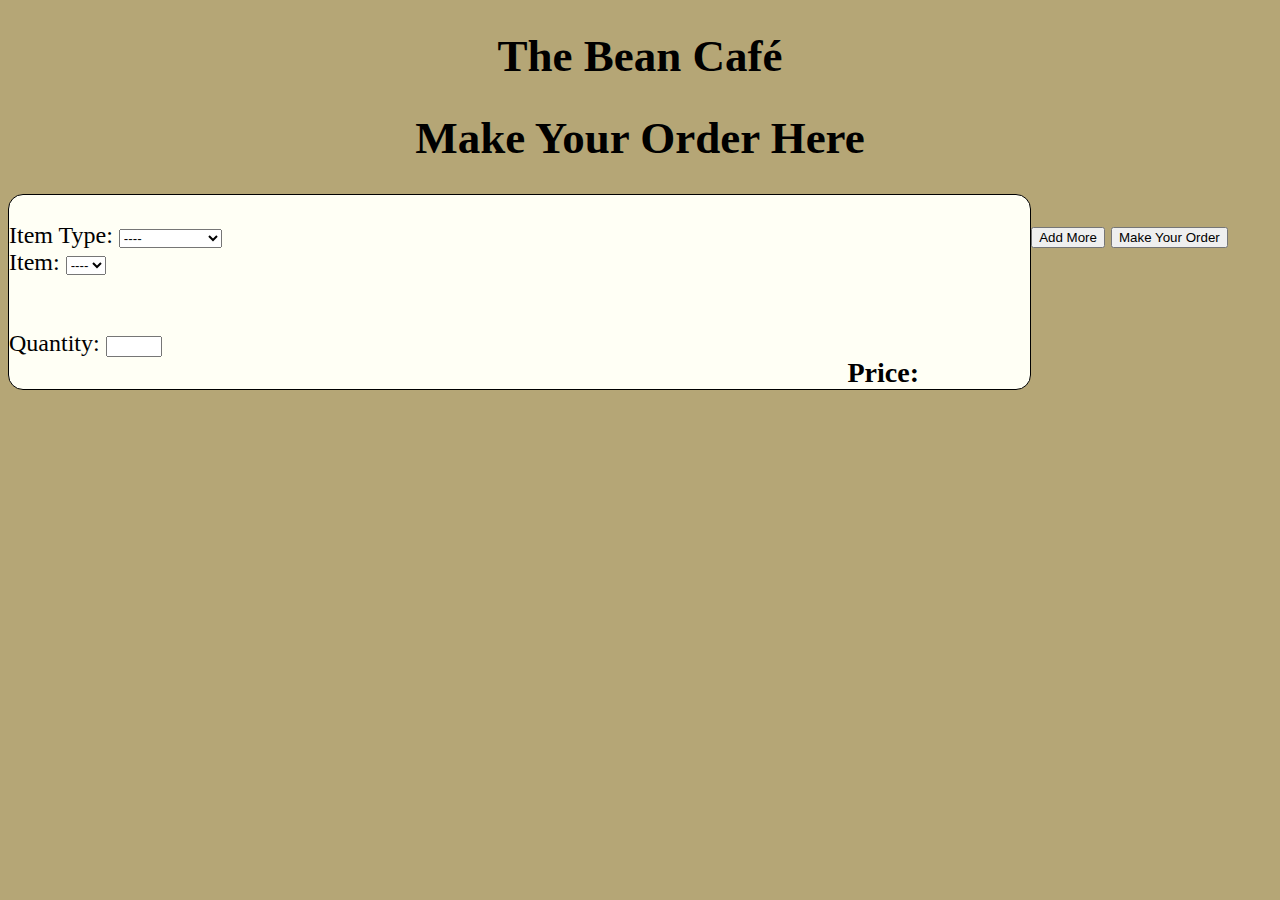
<file: html/orders.html>
<!DOCTYPE html>
<html>
<head>
<link rel="stylesheet" href="../css/orders.css">
</head>
<body>
<h1 class="title">The Bean Café</h1>
<h1 class="title">Make Your Order Here</h1>
<div class="div1" id="repeat" >
<br>
<div class="choice" >
<form name="order">
	<label>Item Type:</label>
	<select id="type"><option>----</option></select>
<br>
	<label>Item:</label>
	<select id="item"><option>----</option></select>
<br>
<br>	
	<select id="size" style="display:none;">
	<label>Beverage Size:<label><option>-----</option></select>
<br>
	<label>Quantity:</label>
	<input type="number" id="quantity" min="0" max="10" >
</form>
</div>
<div id="itemprice" style="float:right;margin-right:10%;">
<h3 style="display:inline;">Price: </h3>
<h3 id="iprice" style="display:inline;" ></h3>
</div>
</div>
<br>
<button id="addmore" onclick="add()">Add More</button>
	<input type="submit" name="submit" value="Make Your Order">


<script language="javascript" type="text/javascript">  
var itemlist={
	hotbeverage : ['-----','cappucino' , 'cafelatte' , 'americano' , 'mocha' , 'hotchocolate' , 'expresso' , 'macchiato' , 'hazelnutcappucino' , 'tiramisucappucino' , 'tea' , 'gingertea'],
	coldbeverage : ['-----','icedcaffelatte', 'icedmocha', 'icedfrappe', 'icedtea', 'icedmilktea'],
	sandwich : ['-----','caesarsalad', 'blt', 'breakfast1', 'cheesytoast', 'lettucepitapockets', 'asianstyletofu', 'pestoveggie', 'crispyeggplant', 'smokedveggiepanini'],
	wrap : ['-----','mediterranean', 'thaistyle', 'breakfast2', 'paneer', 'cheesyspinach'],
	minibite : ['-----','croissant', 'bagelwcreamcheese', 'quesadilla', 'vegetablepastrypuff', 'bakedpitachips', 'cheesygarlicbread'],
	dessert : ['-----','minichocolavacake', 'miniapplepie', 'baklava', 'hotfudgebrownie', 'caramelbrownie', 'icecreambrownie', 'classiccheesecake', 'triplechococheesecake', 'blueberrycheesecake', 'lemoncheesecake', 'oatmealraisincookie', 'chocochipcookie', 'sugarcookie']
};

var pricelist={
	hotbeverage : ['-----' , 70 , 85 , 80 , 110 , 150 , 60 , 110 , 160 , 160 , 50 , 90],
	coldbeverage : ['-----' , 110 , 120 , 120 , 75 , 90],
	sandwich : ['-----' , 170 , 150 , 170 , 120 , 210 , 170 , 210 , 170 , 180],
	wrap : ['-----' , 150 , 170 , 150 , 150 , 170],
	minibite : ['-----' , 135 , 115 , 140 , 60 , 85 , 140],
	dessert : ['-----' , 80 , 120 , 95 , 85 , 100 , 100 , 100 , 120 , 120 , 120 , 95 , 80 , 55]
};

var ftype=document.getElementById("type");
var fitem=document.getElementById("item");
var size=document.getElementById("size");
var bev=['hotbeverage','coldbeverage'];
var fquan=document.getElementById("quantity");
var price=document.getElementById("iprice");

for(typ in itemlist)
{
	ftype.innerHTML=ftype.innerHTML + '<option>' + typ + '</option>';
}

ftype.addEventListener('change', function options(e){
	fitem.innerHTML='';
	size.innerHTML='';
	typ=e.target.value;
	var itind='';
	if(typ in itemlist)
	{
		if (['hotbeverage', 'coldbeverage'].indexOf(typ) >= 0) {
			size.style.display="block";
			size.innerHTML=size.innerHTML + '<option>' + "Small" + '</option>' + '<br>' + '<option>' + "Large" + '</option>';
		}
		else{
			size.style.display="none";
		}
		for(i=0;i<itemlist[typ].length;i++)
		{
			fitem.innerHTML=fitem.innerHTML + '<option>' + itemlist[typ][i] + '</option>';
		}
	}

});

fitem.addEventListener('change', function getitem(e){
	var it=e.target.value;
	for(var i=0;i<itemlist[typ].length;i++)
	{
		if(itemlist[typ][i]==it)
		{
			itind=i;
			break;
		}
	}
})

fquan.addEventListener('change', function pricecalc(e){
	t=typ;

		p=pricelist[t][itind];
		p=p*e.target.value;
		var pstring=p.toString();
		var pr=document.getElementById('iprice');
		pr.textContent=pstring;
})
	
function validateForm() {
  var isValid = true;
  $('').each(function() {
  	if ( $(this).val() === '' )
        isValid = false;
  	});
  return isValid;
}//for price

var i=0;
var itm=document.getElementById("repeat");
function add(){
	var clonediv=itm.cloneNode(true);
	clonediv.id="repeat" + ++i;
	itm.parentNode.appendChild(clonediv);
}

</script>
</body>
</html>
</file>
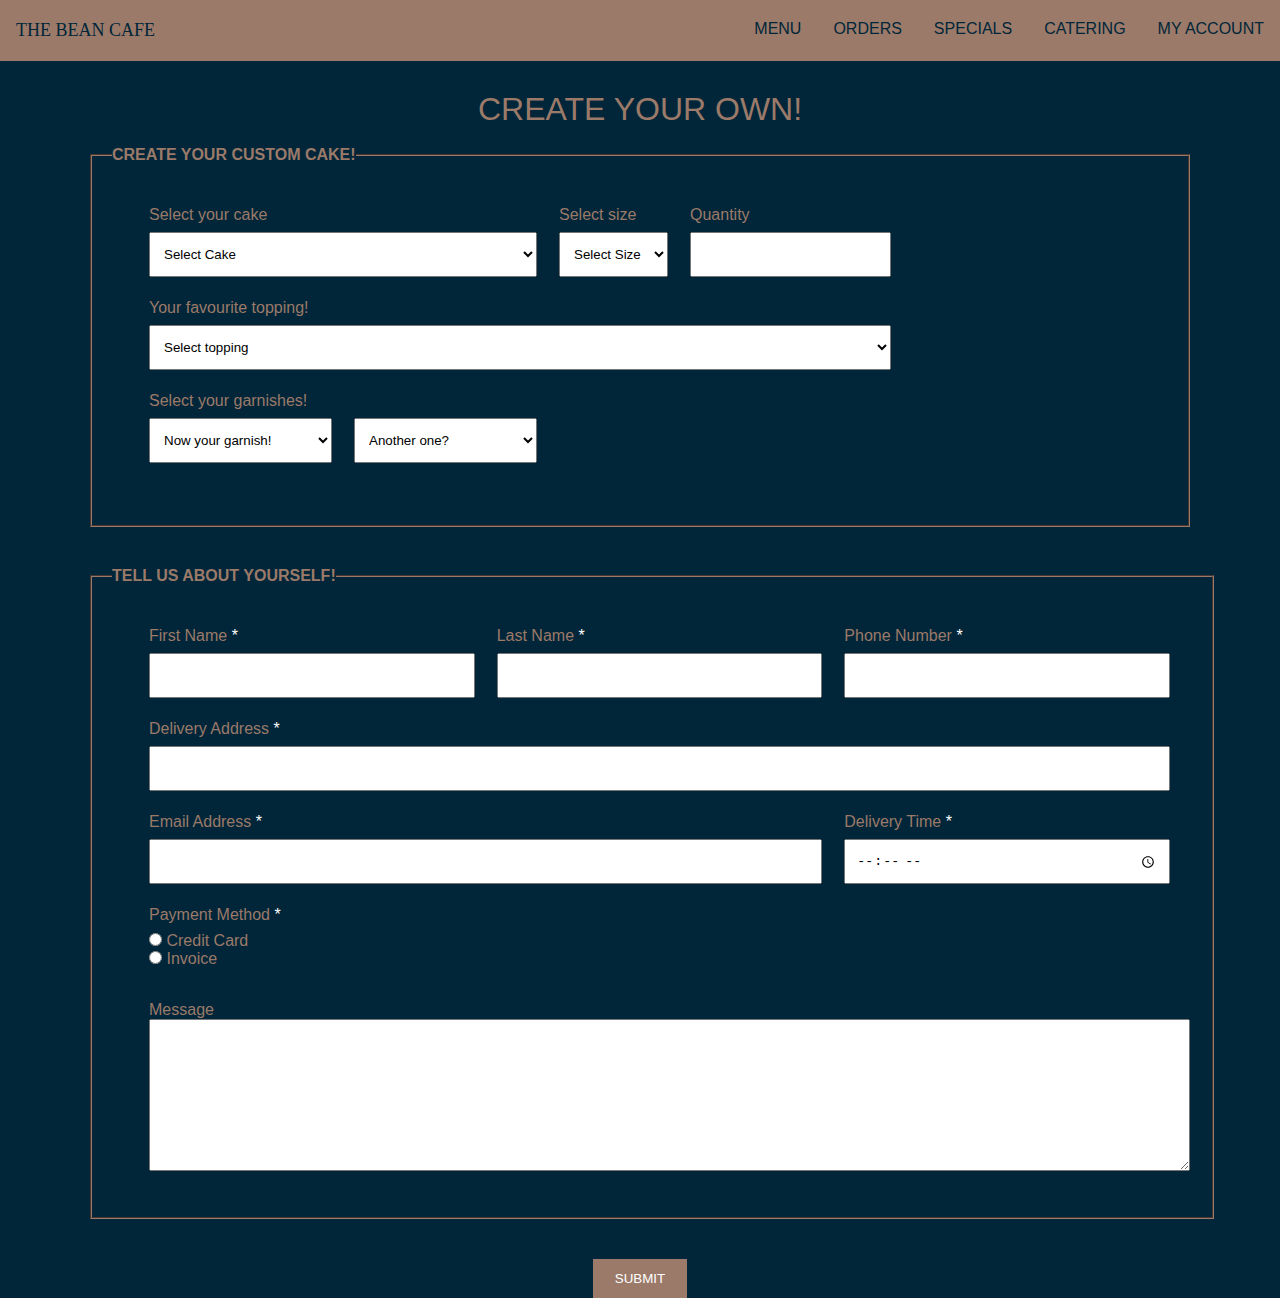
<file: html/specials.html>
<!DOCTYPE html>
<head>
    <meta charset="utf-8">
    <title>Specials</title>
    <link href="../css/specials.css" rel="stylesheet">
</head>
<body>
    <div class="container">
     
      <div id='list'>
         <ul>
            <li class='logo-class'>The Bean Cafe</li>
            <li><a href="../src/mainpage.jsp">My Account</a></li>
            <li><a href="html/bookings.html">Catering</a></li>
            <li><a href="html/specials.html">Specials</a></li>
            <li><a href="html/orders.html">Orders</a></li>
            <li><a href="html/menu.html">Menu</a></li>
           </ul>
         </div>
         
         <h1>Create your own!</h1><br>
     
    <fieldset class='fset-class'>
        <legend>Create your custom cake!</legend>
    <table id='table-first'>

     <tr>
        <td colspan='2'>
           <label for="cake" class='field-label'>
              Select your cake
           </label>
           <div class='input-container'>
            <select class="selection-container">
                <option value="">
                   Select Cake
                </option>
                <option value="category2">Chocolate Cake</option>
                <option value="category1">Red Velvet Cake</option>
                <option value="category3">Lemon Cake</option>
                <option value="category3">Cheesecake</option>
                <option value="category3">Vanilla Cake</option>
             </select>
           </div>
        </td>
        <td>
           <label for="size" class='field-label'>
              Select size
           </label>
           <div class='input-container'>
            <select class="selection-container">
                <option value="">
                   Select Size
                </option>
                <option value="category2">Small</option>
                <option value="category1">Medium</option>
                <option value="category3">Large</option>
                <option value="category3">Cupcake</option>

             </select>          
           </div>
        </td>
        <td>
           <label for="qty" class='field-label'>
              Quantity
           </label>
           <div class='input-container'>
              <input type="number" id="qty" class="input-field" name="qty">
           </div>
        </td>
     </tr>


     <tr>
        <td colspan='4'>
           <label for="topping" class='field-label'>
              Your favourite topping!
           </label>
           <div class='input-container'>
            <select class="selection-container">
                <option value="">
                   Select topping
                </option>
                <option value="category2">Sugar Glaze</option>
                <option value="category3">Lemon Glaze</option>
                <option value="category3">Cream Cheese</option>
                <option value="category3">Vanilla Icing</option>
                <option value="category1">Chocolate Icing</option>
                <option value="category3">Fruit Compote</option>
                <option value="category3">No topping</option>
             </select>
           </div>
        </td>
     </tr>


     <tr>
        <td colspan=''>
           <label for="topping" class='field-label'>
              Select your garnishes!
           </label>
           <div class='input-container'>
            <select class="selection-container">
                <option value="">
                   Now your garnish!
                </option>
                <option value="category2">Rainbow Sprinkles</option>
                <option value="category1">Chocolate Sprinkles</option>
                <option value="category3">Almond Flakes</option>
                <option value="category3">Assorted Chocolates</option>
                <option value="category3">Fresh Fruit</option>
                <option value="category3">Milk Chocolate Flakes</option>
                <option value="category3">White Chocolate Flakes</option>
                <option value="category3">Oreos</option>
                <option value="category3">No garnishes</option>

             </select>
           </div>
        </td>
        <td colspan=''>
            <label for="topping" class='field-label'>
                &nbsp;
            </label>
            <div class='input-container'>
             <select class="selection-container">
                 <option value="">
                    Another one?
                 </option>
                 <option value="category2">Rainbow Sprinkles</option>
                 <option value="category1">Chocolate Sprinkles</option>
                 <option value="category3">Almond Flakes</option>
                 <option value="category3">Assorted Chocolates</option>
                 <option value="category3">Fresh Fruit</option>
                 <option value="category3">Milk Chocolate Flakes</option>
                 <option value="category3">White Chocolate Flakes</option>
                 <option value="category3">Oreos</option>
                 <option value="category3">No garnishes</option>
 
              </select>
            </div>
         </td>
     </tr>
    
    </table>
    </fieldset>

    <fieldset class='fset-class'>
        <legend>Tell us about yourself!</legend>

        <table id='table-second' >
         
            <tr>
               <td>
                  <label for="fname" class='field-label'>
                     First Name
                  <span class="field-required">*</span>
                  </label>
                  <div class='input-container'>
                     <input type="text" id="fname" class="input-field" name="fname" required>
                  </div>
               </td>
               <td>
                  <label for="lname" class='field-label'>
                     Last Name
                     <span class="field-required">*</span>
                  </label>
                  <div class='input-container'>
                     <input type="text" id="lname" class="input-field" name="lname" required>
                  </div>
               </td>
               <td colspan='2'>
                  <label for="phno" class='field-label'>
                     Phone Number
                     <span class="field-required">*</span>
                  </label>
                  <div class='input-container'>
                     <input type="text" id="phno" class="input-field" name="phno" required>
                  </div>
               </td>
            </tr>
   
            <!-- 2 -->
            <tr>
               <td colspan='4'>
                  <label for="address" class='field-label'>
                     Delivery Address
                     <span class="field-required">*</span>
                  </label>
                  <div class='input-container'>
                     <input type="address" id="address" class="input-field" name="address" required>
                  </div>
               </td>            
            </tr>
   
            <!-- 3 -->
            <tr>
               <td colspan='2'>
                  <label for="email" class='field-label'>
                     Email Address
                  <span class="field-required">*</span>
                  </label>
                  <div class='input-container'>
                     <input type="email" id="email" class="input-field" name="email" required >
                  </div>
               </td>
               <td colspan='2'>
                  <label for="event" class='field-label'>
                     Delivery Time
                     <span class="field-required">*</span>
                  </label>
                  <div class='input-container'>
                     <input type="time" id="email" class="input-field" name="email" required >             
                  </div>
               </td>          
            </tr>
            <tr>
                <td colspan='4'>      
                <label for="pay" class='field-label'>
                   <p>Payment Method
                <span class="field-required">*</span></p>
                </label>
                <div class='input-container'>
                   <input type="radio" id="cc" name="pay" value="cc">
                   <label for="cc">Credit Card</label>
                   <br>
                   <input type="radio" id="inv" name="pay" value="inv">
                   <label for="inv">Invoice</label><br>
                </div>  
                </td>   
             <tr>
    
             <tr class='message-row'>
                <td colspan='4'>
                   <label for="msg" class='field-label'>
                      Message                  
                   </label>
                   <div class='message-input'>
                      <textarea cols='128' rows='10' name='msg'></textarea>
                   </div>
                </td>
             </tr>
        </table>
    </fieldset>
    <center>
    <button id='submitButton' type="submit" onclick="ValidateEmail(document.mainform.email)">Submit</button>
   </center>




    </div>
</body>
</html>
</file>
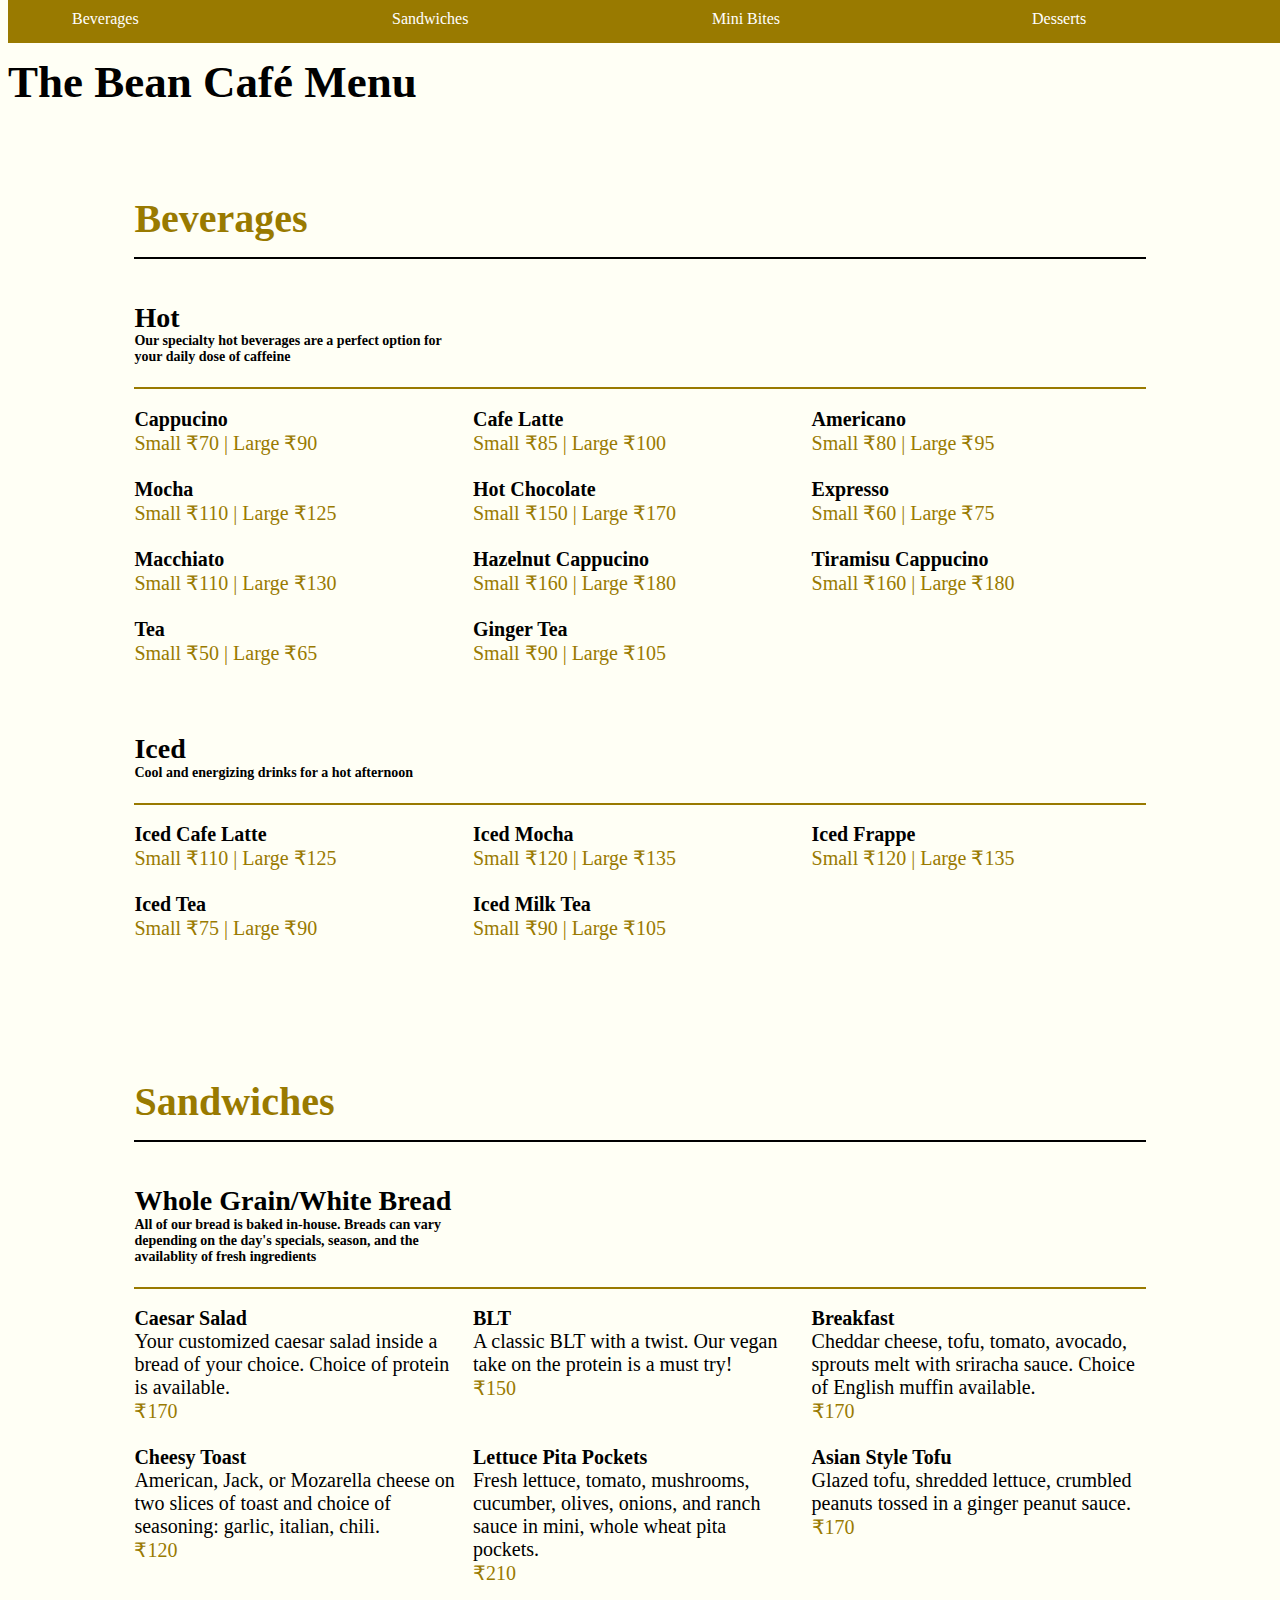
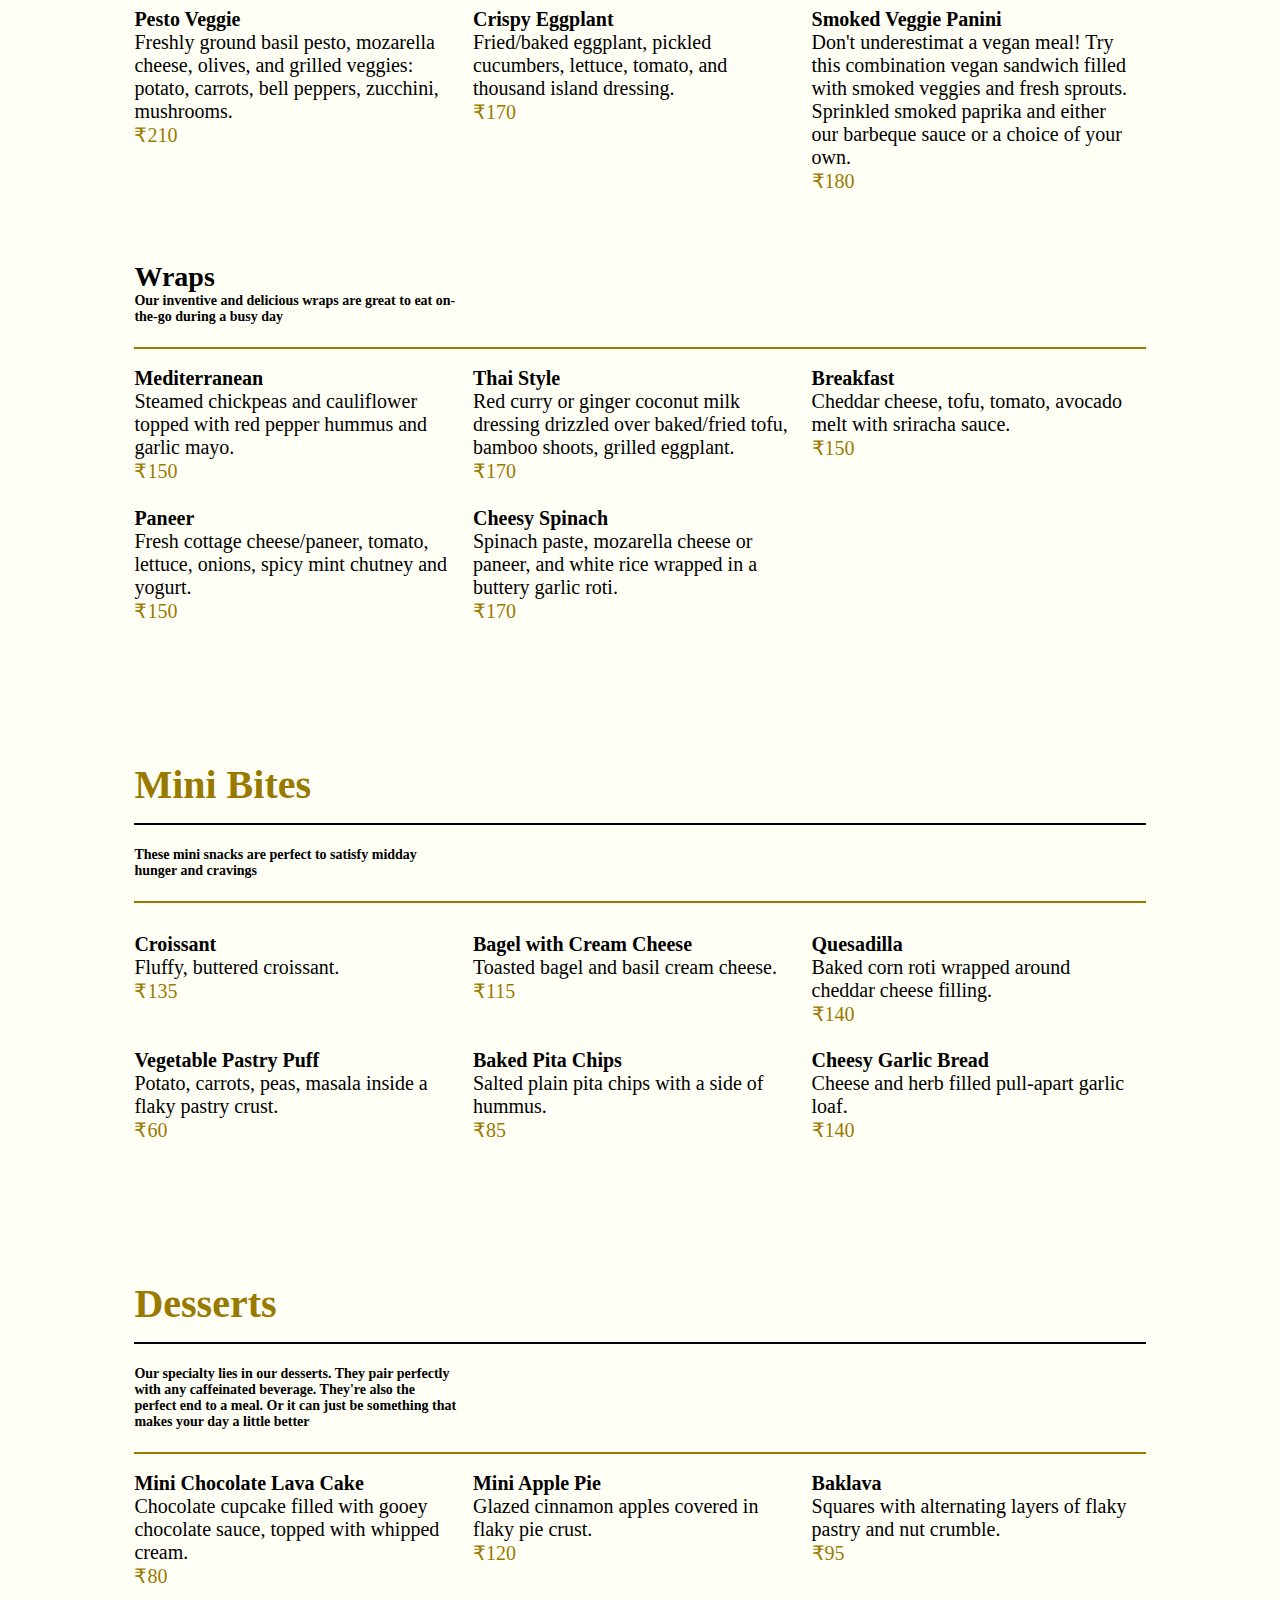
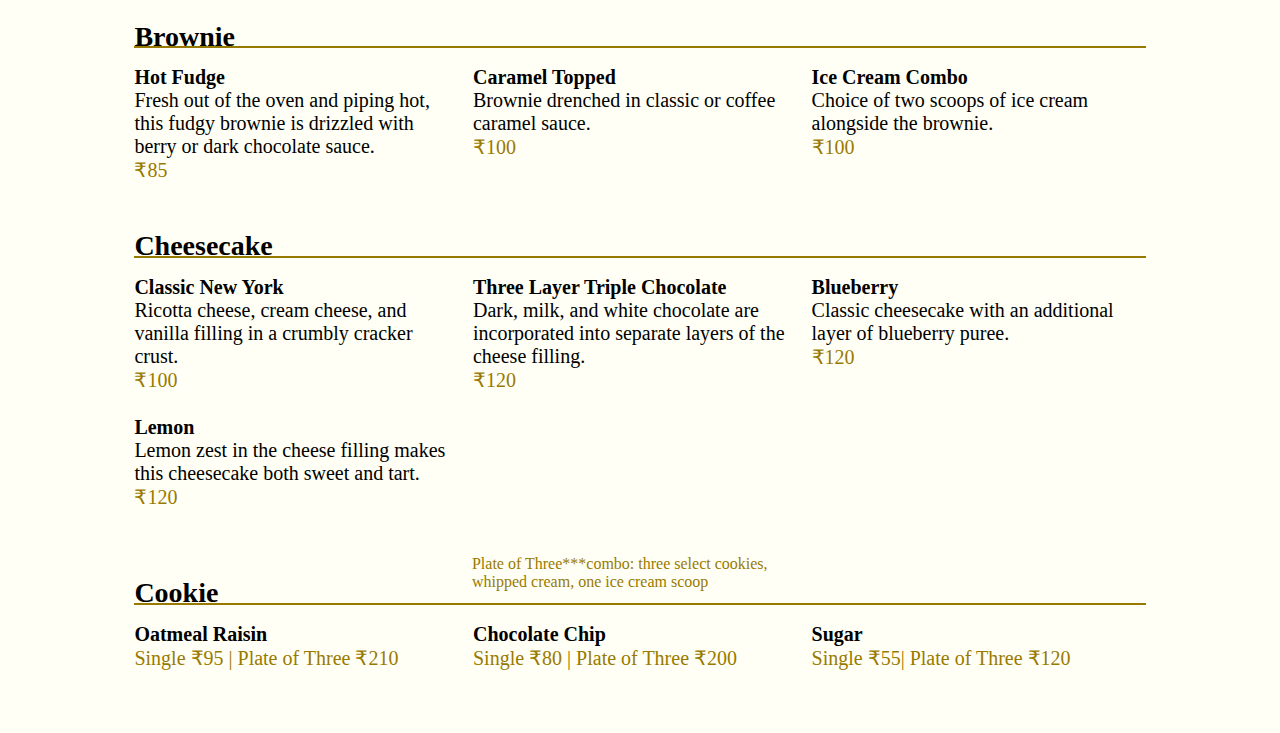
<file: Menu/menu.html>
<!DOCTYPE html>
<html>
<head>
<title>Cafe Menu</title>
<meta name="viewport" content="width=device-width, initial-scale=1.0">
<link rel="stylesheet" href="menu.css">
</head>
<body><!-- bgcolor="#C48793"-->
<br>
<h1 class="title">The Bean Café Menu</h1>

<div class="navbar">
<a href="#bev">Beverages</a>
<a href="#sand">Sandwiches</a>
<a href="#mini">Mini Bites</a>
<a href="#desserts">Desserts</a>
</div>

<div class="box1">
<h3 class="main" id="bev"><br>Beverages</h3>
<hr>
<div class="box2">
<div class="one" id="descmain"><h4 id="sub">Hot</h4>
<p>Our specialty hot beverages are a perfect option for your daily dose of caffeine</p></div>
<hr>
	<div class="box3">
	<div class="one">Cappucino
	<p id=price>Small ₹70 | Large ₹90</p></div>
	<div class="two">Cafe Latte
	<p id=price>Small ₹85 | Large ₹100</p></div>
	<div class="three">Americano
	<p id=price>Small ₹80 | Large ₹95</p></div>
	</div>
	<div class="box3">
	<div class="one">Mocha
	<p id=price>Small ₹110 | Large ₹125</p></div>
	<div class="two">Hot Chocolate
	<p id=price>Small ₹150 | Large ₹170</p></div>
	<div class="three">Expresso
	<p id=price>Small ₹60 | Large ₹75</p></div>
	</div>
	<div class="box3">
	<div class="one">Macchiato
	<p id=price>Small ₹110 | Large ₹130</p></div>
	<div class="two">Hazelnut Cappucino
	<p id=price>Small ₹160 | Large ₹180</p></div>
	<div class="three">Tiramisu Cappucino
	<p id=price>Small ₹160 | Large ₹180</p></div>
	</div>
	<div class="box3">
	<div class="one">Tea
	<p id=price>Small ₹50 | Large ₹65</p></div>
	<div class="two">Ginger Tea
	<p id=price>Small ₹90 | Large ₹105</p></div>
	<div class="three" id="blank">BLANK
	<p id=price>Small ₹ | Large ₹</p></div>
	</div>
</div>
<div class="box2">
<div class="one" id="descmain"><h4 id="sub">Iced</h4>
<p>Cool and energizing drinks for a hot afternoon</p></div>
<hr>
	<div class="box3">
	<div class="one">Iced Cafe Latte
	<p id=price>Small ₹110 | Large ₹125</p></div>
	<div class="two">Iced Mocha
	<p id=price>Small ₹120 | Large ₹135</p></div>
	<div class="three">Iced Frappe
	<p id=price>Small ₹120 | Large ₹135</p></div>
	</div>
	<div class="box3">
	<div class="one">Iced Tea
	<p id=price>Small ₹75 | Large ₹90</p></div>
	<div class="two">Iced Milk Tea
	<p id=price>Small ₹90 | Large ₹105</p></div>
	<div class="three" id="blank">BLANK
	<p id=price>Small ₹ | Large ₹</p></div>
	</div>
</div>
</div>
	
<div class="box1">
<h3 class="main" id="sand"><br>Sandwiches</h3>
<hr>
<div class="box2">
<div class="one" id="descmain"><h4 id="sub">Whole Grain/White Bread</h4>
<p>All of our bread is baked in-house. Breads can vary depending on the day's specials, season, and the availablity of fresh ingredients</p></div>
<hr>
		<div class="box3">
	<div class="one">Caesar Salad
	<p id="descitem">Your customized caesar salad inside a bread of your choice. Choice of protein is available.</p>
	<p id=price>₹170</p></div>
	<div class="two">BLT
	<p id="descitem">A classic BLT with a twist. Our vegan take on the protein is a must try!</p>
	<p id=price>₹150</p></div>
	<div class="three">Breakfast
	<p id="descitem">Cheddar cheese, tofu, tomato, avocado, sprouts melt with sriracha sauce. Choice of English muffin available.</p>
	<p id=price>₹170</p></div>
		</div>
		<div class="box3">
	<div class="one">Cheesy Toast
	<p id="descitem">American, Jack, or Mozarella cheese on two slices of toast and choice of seasoning: garlic, italian, chili.</p>
	<p id=price>₹120</p></div>
	<div class="two">Lettuce Pita Pockets
	<p id="descitem">Fresh lettuce, tomato, mushrooms, cucumber, olives, onions, and ranch sauce in mini, whole wheat pita pockets.</p>
	<p id=price>₹210</p></div>
	<div class="three">Asian Style Tofu
	<p id="descitem">Glazed tofu, shredded lettuce, crumbled peanuts tossed in a ginger peanut sauce.</p>
	<p id=price>₹170</p></div>
		</div>
		<div class="box3">
	<div class="one">Pesto Veggie
	<p id="descitem">Freshly ground basil pesto, mozarella cheese, olives, and grilled veggies: potato, carrots, bell peppers, zucchini, mushrooms.</p>
	<p id=price>₹210</p></div>
	<div class="two">Crispy Eggplant
	<p id="descitem">Fried/baked eggplant, pickled cucumbers, lettuce, tomato, and thousand island dressing. </p>
	<p id=price>₹170</p></div>
	<div class="three">Smoked Veggie Panini
	<p id="descitem">Don't underestimat a vegan meal! Try this combination vegan sandwich filled with smoked veggies and fresh sprouts. Sprinkled smoked paprika and either our barbeque sauce or a choice of your own. </p>
	<p id=price>₹180</p></div>
		</div>
	</div>
<div class="box2">
<div class="one" id="descmain"><h4 id="sub">Wraps</h4>
<p>Our inventive and delicious wraps are great to eat on-the-go during a busy day</p></div>
<hr>
	<div class="box3">
	<div class="one">Mediterranean
	<p id="descitem">Steamed chickpeas and cauliflower topped with red pepper hummus and garlic mayo.</p>
	<p id=price>₹150</p></div>
	<div class="two">Thai Style
	<p id="descitem">Red curry or ginger coconut milk dressing drizzled over baked/fried tofu, bamboo shoots, grilled eggplant.</p>
	<p id=price>₹170</p></div>
	<div class="three">Breakfast
	<p id="descitem">Cheddar cheese, tofu, tomato, avocado melt with sriracha sauce.</p>
	<p id=price>₹150</p></div>
	</div>
	<div class="box3">
	<div class="one">Paneer
	<p id="descitem">Fresh cottage cheese/paneer, tomato, lettuce, onions, spicy mint chutney and yogurt.</p>
	<p id=price>₹150</p></div>
	<div class="two">Cheesy Spinach
	<p id="descitem">Spinach paste, mozarella cheese or paneer, and white rice wrapped in a buttery garlic roti.</p>
	<p id=price>₹170</p></div>
	<div class="three" id="blank">BLANK</div>
	<p id="descitem"></p>
	<p id=price></p></div>
	</div>
</div>
</div>

<div class="box1">
<h3 class="main" id="mini"><br>Mini Bites</h3>
<hr>
<div class="one" id="descmain"><p>These mini snacks are perfect to satisfy midday hunger and cravings</p></div>
<hr>
<div class="box2">
	<div class="box3">
	<div class="one">Croissant
	<p id="descitem">Fluffy, buttered croissant.</p>
	<p id=price>₹135</p></div>
	<div class="two">Bagel with Cream Cheese
	<p id="descitem">Toasted bagel and basil cream cheese.</p>
	<p id=price>₹115</p></div>
	<div class="three">Quesadilla
	<p id="descitem">Baked corn roti wrapped around cheddar cheese filling.</p>
	<p id=price>₹140</p></div>
	</div>
	<div class="box3">
	<div class="one">Vegetable Pastry Puff
	<p id="descitem">Potato, carrots, peas, masala inside a flaky pastry crust.</p>
	<p id=price>₹60</p></div>
	<div class="two">Baked Pita Chips
	<p id="descitem">Salted plain pita chips with a side of hummus.</p>
	<p id=price>₹85</p></div>
	<div class="three">Cheesy Garlic Bread
	<p id="descitem">Cheese and herb filled pull-apart garlic loaf.</p>
	<p id=price>₹140</p></div>
	</div>
</div>
</div>

<div class="box1">
<h3 class="main" id="desserts"><br>Desserts</h3>
<hr>
<div class="one" id="descmain">
<p>Our specialty lies in our desserts. They pair perfectly with any caffeinated beverage. They're also the perfect end to a meal. Or it can just be something that makes your day a little better</p></div>
<hr>
<div class="box3">
	<div class="one">Mini Chocolate Lava Cake
	<p id="descitem">Chocolate cupcake filled with gooey chocolate sauce, topped with whipped cream.</p>
	<p id=price>₹80</p></div>
	<div class="two">Mini Apple Pie
	<p id="descitem">Glazed cinnamon apples covered in flaky pie crust.</p>
	<p id=price>₹120</p></div>
	<div class="three">Baklava
	<p id="descitem">Squares with alternating layers of flaky pastry and nut crumble.</p>
	<p id=price>₹95</p></div>
	</div>
<div class="box2">
<h4 id="sub">Brownie</h4>
<hr>
	<div class="box3">
	<div class="one">Hot Fudge
	<p id="descitem">Fresh out of the oven and piping hot, this fudgy brownie is drizzled with berry or dark chocolate sauce.</p>
	<p id=price>₹85</p></div>
	<div class="two">Caramel Topped
	<p id="descitem">Brownie drenched in classic or coffee caramel sauce.</p>
	<p id=price>₹100</p></div>
	<div class="three">Ice Cream Combo
	<p id="descitem">Choice of two scoops of ice cream alongside the brownie.</p>
	<p id=price>₹100</p></div>
	</div>
</div>
<div class="box2">
<h4 id="sub">Cheesecake</h4>
<hr>
	<div class="box3">
	<div class="one">Classic New York
	<p id="descitem">Ricotta cheese, cream cheese, and vanilla filling in a crumbly cracker crust.</p>
	<p id=price>₹100</p></div>
	<div class="two">Three Layer Triple Chocolate
	<p id="descitem">Dark, milk, and white chocolate are incorporated into separate layers of the cheese filling.</p>
	<p id=price>₹120</p></div>
	<div class="three">Blueberry
	<p id="descitem">Classic cheesecake with an additional layer of blueberry puree.</p>
	<p id=price>₹120</p></div>
	</div>
	<div class="box3">
	<div class="one">Lemon
	<p id="descitem">Lemon zest in the cheese filling makes this cheesecake both sweet and tart.</p>
	<p id=price>₹120</p></div>
	<div class="two" id="blank">BLANK</div>
	<div class="three" id="blank">BLANK</div>
	</div>
</div>
<div class="box2">
<h4 class="one" id="sub">Cookie</h4>
<div class="two" id="price"><p class="special">Plate of Three***combo: three select cookies, <br> whipped cream, one ice cream scoop</p></div>
<hr>
	<div class="box3">
	<div class="one">Oatmeal Raisin
	<p id=price>Single ₹95 | Plate of Three ₹210</p></div>
	<div class="two">Chocolate Chip
	<p id=price>Single ₹80 | Plate of Three ₹200</p></div>
	<div class="three">Sugar<p id="descitem"></p>
	<p id=price>Single ₹55| Plate of Three ₹120</p></div>
	</div>
</div>
</div>
</body>
</html>
</file>
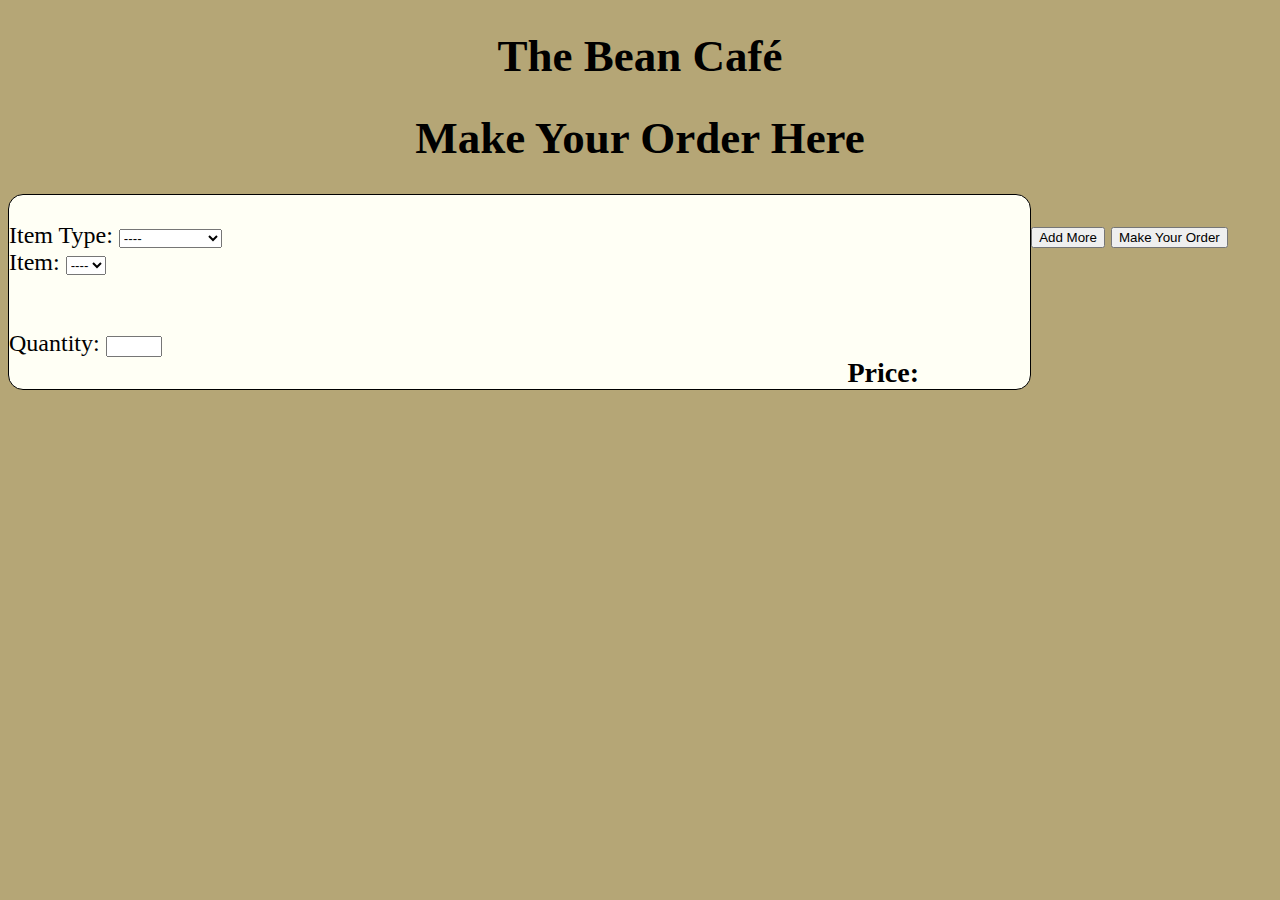
<file: Orders/orders.html>
<!DOCTYPE html>
<html>
<head>
<link rel="stylesheet" href="orders.css">
</head>
<body>
<h1 class="title">The Bean Café</h1>
<h1 class="title">Make Your Order Here</h1>
<div class="div1" id="repeat" >
<br>
<div class="choice" >
<form name="order">
	<label>Item Type:</label>
	<select id="type"><option>----</option></select>
<br>
	<label>Item:</label>
	<select id="item"><option>----</option></select>
<br>
<br>	
	<select id="size" style="display:none;">
	<label>Beverage Size:<label><option>-----</option></select>
<br>
	<label>Quantity:</label>
	<input type="number" id="quantity" min="0" max="10" >
</form>
</div>
<div id="itemprice" style="float:right;margin-right:10%;">
<h3 style="display:inline;">Price: </h3>
<h3 id="iprice" style="display:inline;" ></h3>
</div>
</div>
<br>
<button id="addmore" onclick="add()">Add More</button>
	<input type="submit" name="submit" value="Make Your Order">


<script language="javascript" type="text/javascript">  
var itemlist={
	hotbeverage : ['-----','cappucino' , 'cafelatte' , 'americano' , 'mocha' , 'hotchocolate' , 'expresso' , 'macchiato' , 'hazelnutcappucino' , 'tiramisucappucino' , 'tea' , 'gingertea'],
	coldbeverage : ['-----','icedcaffelatte', 'icedmocha', 'icedfrappe', 'icedtea', 'icedmilktea'],
	sandwich : ['-----','caesarsalad', 'blt', 'breakfast1', 'cheesytoast', 'lettucepitapockets', 'asianstyletofu', 'pestoveggie', 'crispyeggplant', 'smokedveggiepanini'],
	wrap : ['-----','mediterranean', 'thaistyle', 'breakfast2', 'paneer', 'cheesyspinach'],
	minibite : ['-----','croissant', 'bagelwcreamcheese', 'quesadilla', 'vegetablepastrypuff', 'bakedpitachips', 'cheesygarlicbread'],
	dessert : ['-----','minichocolavacake', 'miniapplepie', 'baklava', 'hotfudgebrownie', 'caramelbrownie', 'icecreambrownie', 'classiccheesecake', 'triplechococheesecake', 'blueberrycheesecake', 'lemoncheesecake', 'oatmealraisincookie', 'chocochipcookie', 'sugarcookie']
};

var pricelist={
	hotbeverage : ['-----' , 70 , 85 , 80 , 110 , 150 , 60 , 110 , 160 , 160 , 50 , 90],
	coldbeverage : ['-----' , 110 , 120 , 120 , 75 , 90],
	sandwich : ['-----' , 170 , 150 , 170 , 120 , 210 , 170 , 210 , 170 , 180],
	wrap : ['-----' , 150 , 170 , 150 , 150 , 170],
	minibite : ['-----' , 135 , 115 , 140 , 60 , 85 , 140],
	dessert : ['-----' , 80 , 120 , 95 , 85 , 100 , 100 , 100 , 120 , 120 , 120 , 95 , 80 , 55]
};

var ftype=document.getElementById("type");
var fitem=document.getElementById("item");
var size=document.getElementById("size");
var bev=['hotbeverage','coldbeverage'];
var fquan=document.getElementById("quantity");
var price=document.getElementById("iprice");

for(typ in itemlist)
{
	ftype.innerHTML=ftype.innerHTML + '<option>' + typ + '</option>';
}

ftype.addEventListener('change', function options(e){
	fitem.innerHTML='';
	size.innerHTML='';
	typ=e.target.value;
	var itind='';
	if(typ in itemlist)
	{
		if (['hotbeverage', 'coldbeverage'].indexOf(typ) >= 0) {
			size.style.display="block";
			size.innerHTML=size.innerHTML + '<option>' + "Small" + '</option>' + '<br>' + '<option>' + "Large" + '</option>';
		}
		else{
			size.style.display="none";
		}
		for(i=0;i<itemlist[typ].length;i++)
		{
			fitem.innerHTML=fitem.innerHTML + '<option>' + itemlist[typ][i] + '</option>';
		}
	}

});

fitem.addEventListener('change', function getitem(e){
	var it=e.target.value;
	for(var i=0;i<itemlist[typ].length;i++)
	{
		if(itemlist[typ][i]==it)
		{
			itind=i;
			break;
		}
	}
})

fquan.addEventListener('change', function pricecalc(e){
	t=typ;

		p=pricelist[t][itind];
		p=p*e.target.value;
		var pstring=p.toString();
		var pr=document.getElementById('iprice');
		pr.textContent=pstring;
})
	
function validateForm() {
  var isValid = true;
  $('').each(function() {
  	if ( $(this).val() === '' )
        isValid = false;
  	});
  return isValid;
}//for price

var i=0;
var itm=document.getElementById("repeat");
function add(){
	var clonediv=itm.cloneNode(true);
	clonediv.id="repeat" + ++i;
	itm.parentNode.appendChild(clonediv);
}

</script>
</body>
</html>
</file>
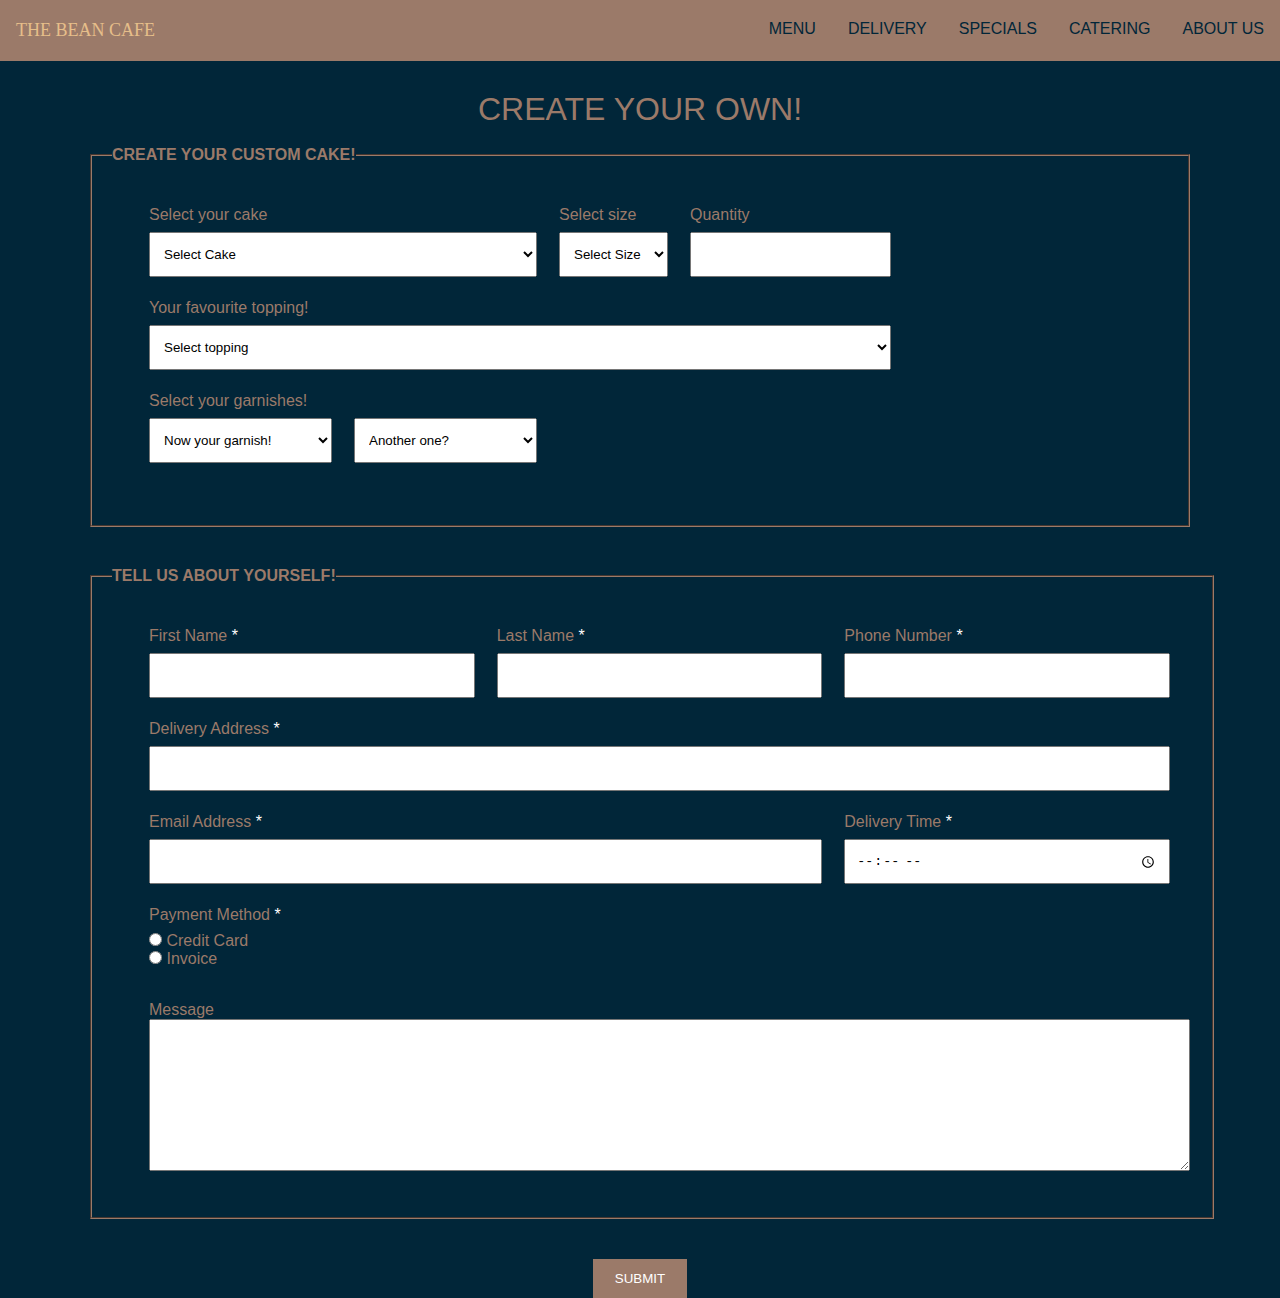
<file: Specials/specials.html>
<!DOCTYPE html>
<head>
    <meta charset="utf-8">
    <title>Specials</title>
    <link href="specials.css" rel="stylesheet">
</head>
<body>
    <div class="container">
     
      <div id='list'>
         <ul>
             <li class='logo-class'><a href="index.html">The Bean Cafe</a></li>
             <li><a href="default.asp">About Us</a></li>
             <li><a href="default.asp">Catering</a></li>
             <li><a href="news.asp">Specials</a></li>
             <li><a href="contact.asp">Delivery</a></li>
             <li><a href="about.asp">Menu</a></li>
           </ul>
         </div>
         
         <h1>Create your own!</h1><br>
     
    <fieldset class='fset-class'>
        <legend>Create your custom cake!</legend>
    <table id='table-first'>

     <tr>
        <td colspan='2'>
           <label for="cake" class='field-label'>
              Select your cake
           </label>
           <div class='input-container'>
            <select class="selection-container">
                <option value="">
                   Select Cake
                </option>
                <option value="category2">Chocolate Cake</option>
                <option value="category1">Red Velvet Cake</option>
                <option value="category3">Lemon Cake</option>
                <option value="category3">Cheesecake</option>
                <option value="category3">Vanilla Cake</option>
             </select>
           </div>
        </td>
        <td>
           <label for="size" class='field-label'>
              Select size
           </label>
           <div class='input-container'>
            <select class="selection-container">
                <option value="">
                   Select Size
                </option>
                <option value="category2">Small</option>
                <option value="category1">Medium</option>
                <option value="category3">Large</option>
                <option value="category3">Cupcake</option>

             </select>          
           </div>
        </td>
        <td>
           <label for="qty" class='field-label'>
              Quantity
           </label>
           <div class='input-container'>
              <input type="number" id="qty" class="input-field" name="qty">
           </div>
        </td>
     </tr>


     <tr>
        <td colspan='4'>
           <label for="topping" class='field-label'>
              Your favourite topping!
           </label>
           <div class='input-container'>
            <select class="selection-container">
                <option value="">
                   Select topping
                </option>
                <option value="category2">Sugar Glaze</option>
                <option value="category3">Lemon Glaze</option>
                <option value="category3">Cream Cheese</option>
                <option value="category3">Vanilla Icing</option>
                <option value="category1">Chocolate Icing</option>
                <option value="category3">Fruit Compote</option>
                <option value="category3">No topping</option>
             </select>
           </div>
        </td>
     </tr>


     <tr>
        <td colspan=''>
           <label for="topping" class='field-label'>
              Select your garnishes!
           </label>
           <div class='input-container'>
            <select class="selection-container">
                <option value="">
                   Now your garnish!
                </option>
                <option value="category2">Rainbow Sprinkles</option>
                <option value="category1">Chocolate Sprinkles</option>
                <option value="category3">Almond Flakes</option>
                <option value="category3">Assorted Chocolates</option>
                <option value="category3">Fresh Fruit</option>
                <option value="category3">Milk Chocolate Flakes</option>
                <option value="category3">White Chocolate Flakes</option>
                <option value="category3">Oreos</option>
                <option value="category3">No garnishes</option>

             </select>
           </div>
        </td>
        <td colspan=''>
            <label for="topping" class='field-label'>
                &nbsp;
            </label>
            <div class='input-container'>
             <select class="selection-container">
                 <option value="">
                    Another one?
                 </option>
                 <option value="category2">Rainbow Sprinkles</option>
                 <option value="category1">Chocolate Sprinkles</option>
                 <option value="category3">Almond Flakes</option>
                 <option value="category3">Assorted Chocolates</option>
                 <option value="category3">Fresh Fruit</option>
                 <option value="category3">Milk Chocolate Flakes</option>
                 <option value="category3">White Chocolate Flakes</option>
                 <option value="category3">Oreos</option>
                 <option value="category3">No garnishes</option>
 
              </select>
            </div>
         </td>
     </tr>
    
    </table>
    </fieldset>

    <fieldset class='fset-class'>
        <legend>Tell us about yourself!</legend>

        <table id='table-second' >
         
            <tr>
               <td>
                  <label for="fname" class='field-label'>
                     First Name
                  <span class="field-required">*</span>
                  </label>
                  <div class='input-container'>
                     <input type="text" id="fname" class="input-field" name="fname" required>
                  </div>
               </td>
               <td>
                  <label for="lname" class='field-label'>
                     Last Name
                     <span class="field-required">*</span>
                  </label>
                  <div class='input-container'>
                     <input type="text" id="lname" class="input-field" name="lname" required>
                  </div>
               </td>
               <td colspan='2'>
                  <label for="phno" class='field-label'>
                     Phone Number
                     <span class="field-required">*</span>
                  </label>
                  <div class='input-container'>
                     <input type="text" id="phno" class="input-field" name="phno" required>
                  </div>
               </td>
            </tr>
   
            <!-- 2 -->
            <tr>
               <td colspan='4'>
                  <label for="address" class='field-label'>
                     Delivery Address
                     <span class="field-required">*</span>
                  </label>
                  <div class='input-container'>
                     <input type="address" id="address" class="input-field" name="address" required>
                  </div>
               </td>            
            </tr>
   
            <!-- 3 -->
            <tr>
               <td colspan='2'>
                  <label for="email" class='field-label'>
                     Email Address
                  <span class="field-required">*</span>
                  </label>
                  <div class='input-container'>
                     <input type="email" id="email" class="input-field" name="email" required >
                  </div>
               </td>
               <td colspan='2'>
                  <label for="event" class='field-label'>
                     Delivery Time
                     <span class="field-required">*</span>
                  </label>
                  <div class='input-container'>
                     <input type="time" id="email" class="input-field" name="email" required >             
                  </div>
               </td>          
            </tr>
            <tr>
                <td colspan='4'>      
                <label for="pay" class='field-label'>
                   <p>Payment Method
                <span class="field-required">*</span></p>
                </label>
                <div class='input-container'>
                   <input type="radio" id="cc" name="pay" value="cc">
                   <label for="cc">Credit Card</label>
                   <br>
                   <input type="radio" id="inv" name="pay" value="inv">
                   <label for="inv">Invoice</label><br>
                </div>  
                </td>   
             <tr>
    
             <tr class='message-row'>
                <td colspan='4'>
                   <label for="msg" class='field-label'>
                      Message                  
                   </label>
                   <div class='message-input'>
                      <textarea cols='128' rows='10' name='msg'></textarea>
                   </div>
                </td>
             </tr>
        </table>
    </fieldset>
    <center>
    <button id='submitButton' type="submit" onclick="ValidateEmail(document.mainform.email)">Submit</button>
   </center>




    </div> <!-- container -->    
</body>
</html>
</file>
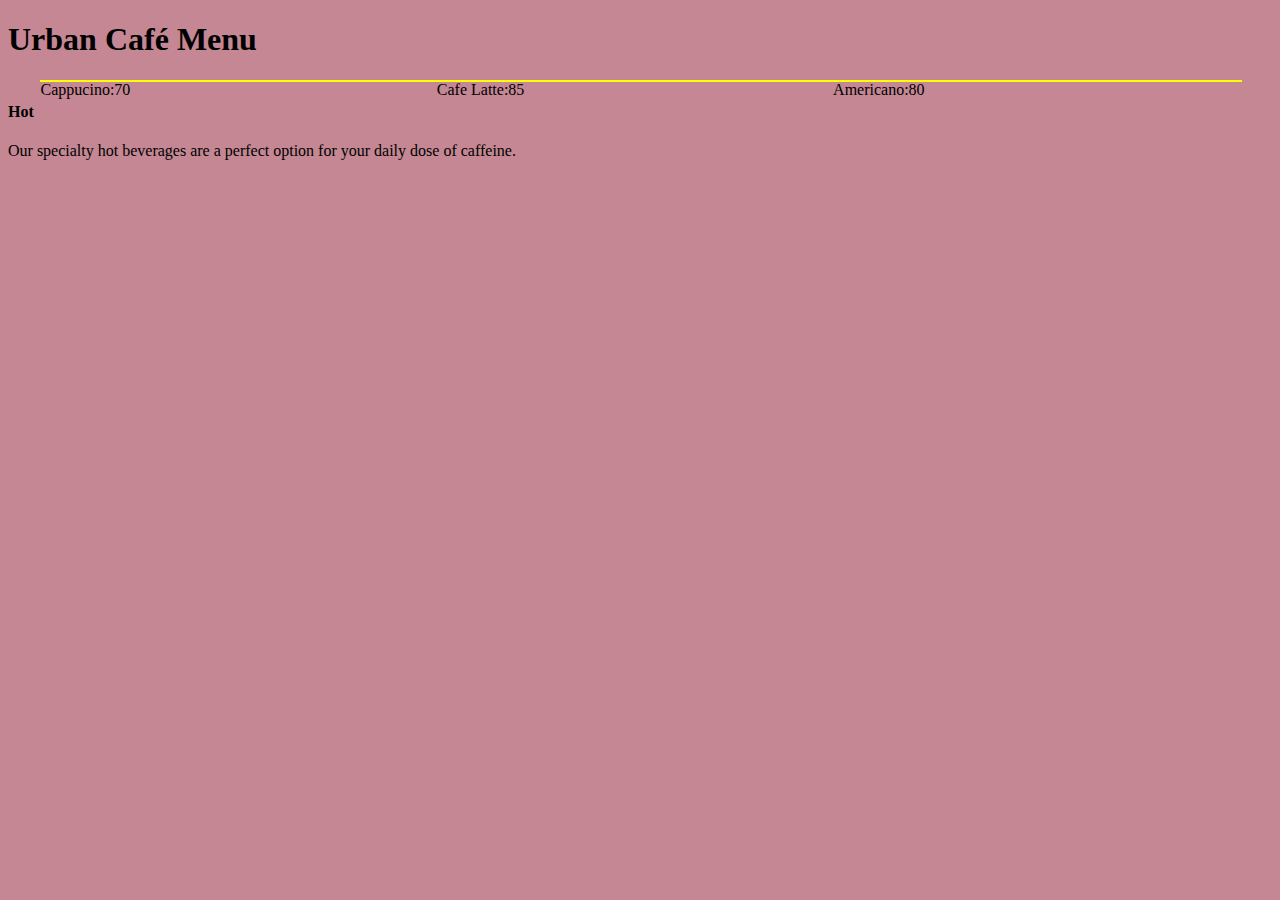
<file: Test/test.html>
<!DOCTYPE html>
<html>
<head>
<title>Test Webpage</title>
<meta name="viewport" content="width=device-width, initial-scale=1.0">
<link rel="stylesheet" href="test.css">
</head>
<body bgcolor="#C48793">
<h1>Urban Café Menu</h1>
<div class="box3">
	<div class="one">Cappucino:70</div>
	<div class="two">Cafe Latte:85</div>
	<div class="three">Americano:80</div>
	</div>

<h4 id="sub">Hot</h4>
<p>Our specialty hot beverages are a perfect option for your daily dose of caffeine.</p>
</body>
</html>
</file>
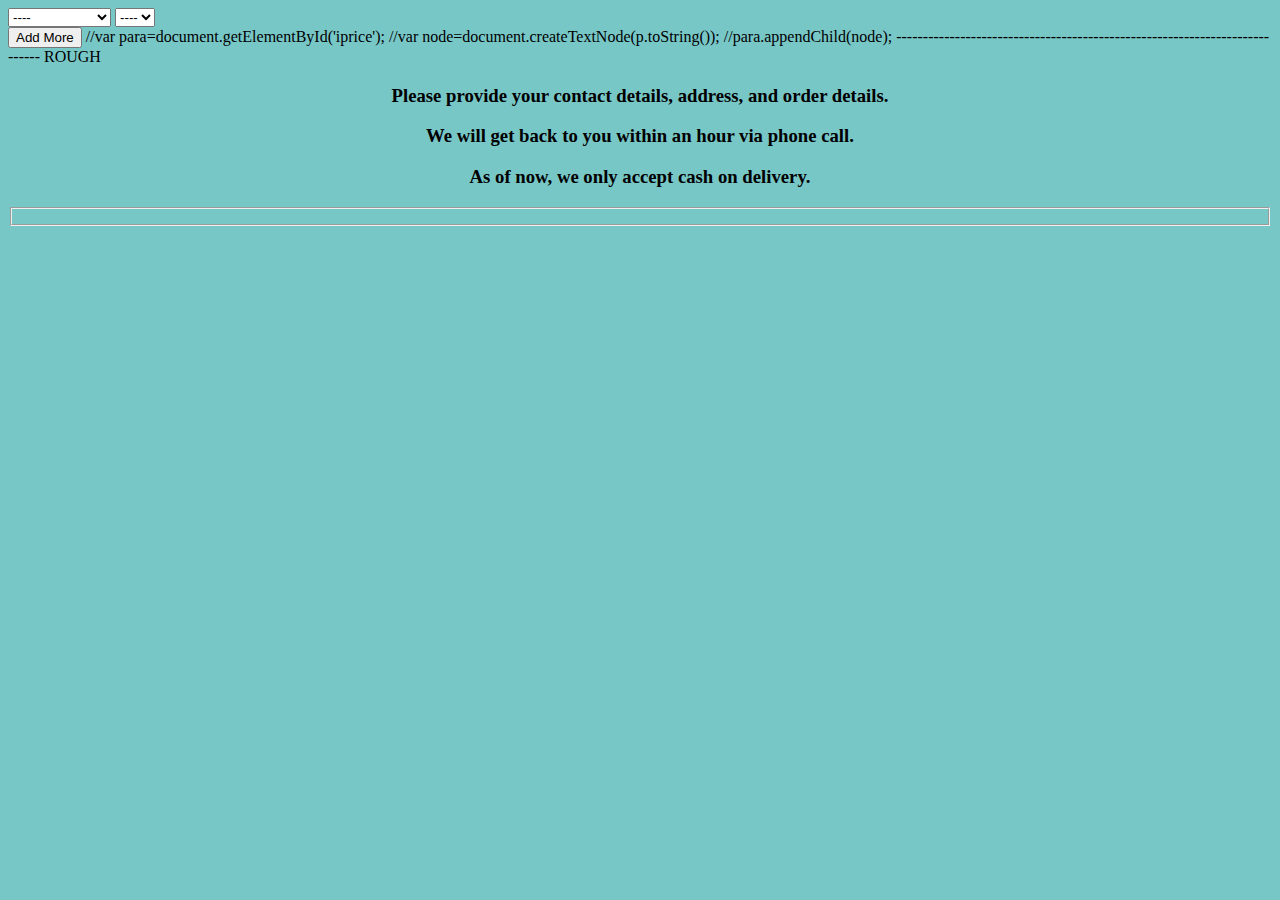
<file: Test/test1.html>
<div class="choice" id="repeat">
	<select id="type"><option>----</option></select>
	<select id="item"><option>----</option></select>
</div>
<button id="addmore" onclick="add()">Add More</button>

<script language="javascript" type="text/javascript">  

var itemlist={
	hotbeverage : ['-----','cappucino' , 'cafelatte' , 'americano' , 'mocha' , 'hotchocolate' , 'expresso' , 'macchiato' , 'hazelnutcappucino' , 'tiramisucappucino' , 'tea' , 'gingertea'],
	coldbeverage : ['-----','icedcaffelatte', 'icedmocha', 'icedfrappe', 'icedtea', 'icedmilktea'],
	sandwich : ['-----','caesarsalad', 'blt', 'breakfast1', 'cheesytoast', 'lettucepitapockets', 'asianstyletofu', 'pestoveggie', 'crispyeggplant', 'smokedveggiepanini'],
	wrap : ['-----','mediterranean', 'thaistyle', 'breakfast2', 'paneer', 'cheesyspinach'],
	minibite : ['-----','croissant', 'bagelwcreamcheese', 'quesadilla', 'vegetablepastrypuff', 'bakedpitachips', 'cheesygarlicbread'],
	dessert : ['-----','minichocolavacake', 'miniapplepie', 'baklava', 'hotfudgebrownie', 'caramelbrownie', 'icecreambrownie', 'classiccheesecake', 'triplechococheesecake', 'blueberrycheesecake', 'lemoncheesecake', 'oatmealraisincookie', 'chocochipcookie', 'sugarcookie']
};


var ftype=document.getElementById("type");
var fitem=document.getElementById("item");

for(typ in itemlist)
{
	ftype.innerHTML=ftype.innerHTML + '<option>' + typ + '</option>';
}

ftype.addEventListener('change', function options(e){
	fitem.innerHTML='';
	typ=e.target.value;
	if(typ in itemlist)
	{
		for(i=0;i<itemlist[typ].length;i++)
		{
			fitem.innerHTML=fitem.innerHTML + '<option>' + itemlist[typ][i] + '</option>';
		}
	}
});

var i=0;
var itm=document.getElementById("repeat");
function add(){
	var clonediv=itm.cloneNode(true);
	clonediv.id="repeat" + ++i;
	itm.parentNode.appendChild(clonediv);
}



</script>

//var para=document.getElementById('iprice');
		//var node=document.createTextNode(p.toString());
		//para.appendChild(node);


----------------------------------------------------------------------------
ROUGH
<!--
function checkType(that){
alert("change");
	var items=document.getElementsByClassName("item");


var elements = document.getElementsByClassName("testClass1");
// Iterate through each element that was found
for(var e = 0; e < elements.length; e++){
     // Get the inner content via the innerHTML property
     var content = elements[e].innerHTML;

	if(that.value=="hotbeverage")
	{
		document.getElementById("hbev").style.display="block";
		document.getElementsByClassName("item").style.display="block";
	
	}
	if(that.value=="coldbeverage")
	{
		document.getElementById("cbev").style.display="block";
		document.getElementsByClassName("item").style.display="block";

	}
	if(that.value=="sandwich")
	{
		document.getElementById("sand").style.display="block";
		
	}
	if(that.value=="wrap")
	{
		document.getElementById("wrap").style.display="block";
		
	}
	if(that.value=="minibite")
	{
		document.getElementById("mini").style.display="block";
		
	}
	if(that.value=="dessert")
	{
		document.getElementById("dess").style.display="block";
	}
}

-->





</head>
<body bgcolor="#78C7C7">
<h3><center>Please provide your contact details, address, and order details.</center></h3> 
<h3><center>We will get back to you within an hour via phone call.</center></h3>
<h3><center>As of now, we only accept cash on delivery.</center></h3>
<form name="order form">
<fieldset bgcolor="lightpink">
<!--
<legend>Contact Details</legend>
<table>
<tr>
<td>Name:</td>
<td colspan="3"><input type="test" name="name" values="Your Full Name" size="50"></td>
</tr>
<tr>
<td>Phone:</td>
<td><input type="text" name="phone" size="10" maxlength="10"></td>
</tr>
<tr>
<td>Address Line 1:</td>
<td colspan="3"><input type="text" name="address1" size="50"></td>
</tr>
<tr>
<td>Address Line 2:</td>
<td colspan="3"><input type="text" name="address2" size="50"></td>
</tr>
<tr>
<td>ZIP:</td>
<td><input type="text" name="zip" size="10"></td>
<td>City:</td>
<td><input type="text" name="city" size="30"></td>
</tr>
<tr>
<td>Country:</td>
<td><select name="country">
	<option values="India">India</option></td>
</tr>
</table>
</fieldset>
<br/>
-->





<!--
<select id="type" name="type" onchange="checkType(this);">
	<option value="hotbeverage">Hot Beverage</option>
	<option value="coldbeverage">Cold Beverage</option>
	<option value="sandwich">Sandwich</option>
	<option value="wrap">Wrap</option>
	<option value="minibite">Mini Bite</option>
	<option value="dessert">Dessert</option>
</select>

<div class="item" id="hbev" style="display:none;">
<select name="h">
	<option value="cappucino">Cappucino</option>
	<option value="cafelatte">Cafe Latte</option>
	<option value="americano">Americano</option>
	<option value="mocha">Mocha</option>
	<option value="hotchocolate">Hot Chocolate</option>
	<option value="expresso">Expresso</option>
	<option value="macchiato">Macchiato</option>
	<option value="hazelnutcappucino">Hazelnut Cappucino</option>
	<option value="tiramisucappucino">Tiramisu Cappucino</option>
	<option value="tea">Tea</option>
	<option value="gingertea">Ginger Tea</option>
</select>
</div>

<div class="item" id="cbev" style="display:none;">
<select name="c">
	<option value="icedcaffelatte">Iced Cafe Latte</option>
	<option value="icedmocha">Iced Mocha</option>
	<option value="icedfrappe">Iced Frappe</option>
	<option value="icedtea">Iced Tea</option>
	<option value="icedmilktea">Iced Milk Tea</option>
</select>
</div>

<div class="item" id="sand" style="display:none;">
<select name="s">
	<option value="caesarsalad">Caesar Salad</option>
	<option value="blt">BLT</option>
	<option value="breakfast1">Breakfast</option>
	<option value="cheesytoast">Cheesy Toast</option>
	<option value="lettucepitapockets">Lettuce Pita Pockets</option>
	<option value="asianstyletofu">Asian Style Tofu</option>
	<option value="pestoveggie">Pesto Veggie</option>
	<option value="crispyeggplant">Crispy Eggplant</option>
	<option value="smokedveggiepanini">Smoked Veggie Panini</option>
</select>
</div>

<div class="item" id="wrap" style="display:none;">
<select name="w">
	<option value="mediterranean">Mediterranean</option>
	<option value="thaistyle">Thai Style</option>
	<option value="breakfast2">Breakfast</option>
	<option value="paneer">Paneer</option>
	<option value="cheesyspinach">Cheesy Spinach</option>
</select>
</div>

<div class="item" id="mini" style="display:none;">
<select name="m">
	<option value="croissant">Croissant</option>
	<option value="bagelwcreamcheese">Bagel with Cream Cheese</option>
	<option value="quesadilla">Quesadilla</option>
	<option value="vegetablepastrypuff">Vegetable Pastry Puff</option>
	<option value="bakedpitachips">Baked Pita Chips</option>
	<option value="cheesygarlicbread">Cheesy Garlic Bread</option>
</select>
</div>

<div class="item" id="dess" style="display:none;">
<select name="d">
	<option value="minichocolavacake">Mini Chocolate Lava Cake</option>
	<option value="miniapplepie">Mini Apple Pie</option>
	<option value="baklava">Baklava</option>
	<option value="hotfudgebrownie">Hot Fudge Brownie</option>
	<option value="caramelbrownie">Caramel Topped Brownie</option>
	<option value="icecreambrownie">Brownie with Ice Cream</option>
	<option value="classiccheesecake">Classic New York Cheesecake</option>
	<option value="triplechococheesecake">Triple Chocolate Cheesecake</option>
	<option value="blueberrycheesecake">Blueberry Cheesecake</option>
	<option value="lemoncheesecake">Lemon Cheesecake</option>
	<option value="oatmealraisincookie">Oatmeal Raisin Cookie</option>
	<option value="chocochipcookie">Chocolate Chip Cookie</option>
	<option value="sugarcookie">Sugar Cookie</option>
</select>
</div>

-->
</file>
<file: index.css>
* {
  margin: 0px;
  border: 0px;
  box-sizing: border-box;
}

body {    
  padding: 0px;
  background-color: #012639;
  font-family: Arial, Helvetica, sans-serif;
}

li {
  float: right;
}

.logo-class {
  float: left;
  padding: 20px 16px;
  font-family: Cambria, Cochin, Georgia, Times, 'Times New Roman', serif;
  display: block;
  color: #9B7A69;
  font-size: large;
}

li a {
  display: block;
  color: #9B7A69;
  text-align: center;
  padding: 20px 16px;
  text-decoration: none;
}

li a:hover {
  color: #E6BE8A;
}

ul {
  text-transform: uppercase;
  list-style-type: none;
  margin: 0;
  padding: 0;
  overflow: hidden;
  background-color: #012639;
}
  
.respimg {
  width: 100%;
  height: auto;
}
  
.homeimgs {
  position: relative;
  background-repeat: no-repeat;  
}

#hero {
  color: white;
  width: 300px;
  height: 100px;
  position: absolute;
  top: 30%;
  left: 7%;
}
 
.centered {
  color: #FFFFFF;
  opacity: 0.8;
  position: relative;
  top: 50%;
  padding-left: 12em;
  padding-right: 12em;
  left: 50%;
  transform: translate(-50%, -50%);
  text-align: center;
  padding-top: 20%;
  margin-bottom: 0px;
  padding-bottom: 0px;
}

.menubutton {
  background-color: #9B7A69;
  border: none;
  color: white;
  padding: 15px 22px;
  text-align: center;
  text-decoration: none;
  display: inline-block;
  font-size: 14px;
  cursor: pointer;
}

.menubutton:hover {
  background-color: #012639;
}

h1 {
  font-weight: lighter;
}
</file>
<file: Homepage/index.css>
* {
  margin: 0px;
  border: 0px;
  box-sizing: border-box;
}

body {    
  padding: 0px;
  background-color: #012639;
  font-family: Arial, Helvetica, sans-serif;
}

li {
  float: right;
}

.logo-class {
  float: left;
  padding: 20px 16px;
  font-family: Cambria, Cochin, Georgia, Times, 'Times New Roman', serif;
  display: block;
  color: #9B7A69;
  font-size: large;
}

li a {
  display: block;
  color: #9B7A69;
  text-align: center;
  padding: 20px 16px;
  text-decoration: none;
}

li a:hover {
  color: #E6BE8A;
}

ul {
  text-transform: uppercase;
  list-style-type: none;
  margin: 0;
  padding: 0;
  overflow: hidden;
  background-color: #012639;
}
  
.respimg {
  width: 100%;
  height: auto;
}
  
.homeimgs {
  position: relative;
  background-repeat: no-repeat;  
}

#hero {
  color: white;
  width: 300px;
  height: 100px;
  position: absolute;
  top: 30%;
  left: 7%;
}
 
.centered {
  color: #FFFFFF;
  opacity: 0.8;
  position: relative;
  top: 50%;
  padding-left: 12em;
  padding-right: 12em;
  left: 50%;
  transform: translate(-50%, -50%);
  text-align: center;
  padding-top: 20%;
  margin-bottom: 0px;
  padding-bottom: 0px;
}

.menubutton {
  background-color: #9B7A69;
  border: none;
  color: white;
  padding: 15px 22px;
  text-align: center;
  text-decoration: none;
  display: inline-block;
  font-size: 14px;
  cursor: pointer;
}

.menubutton:hover {
  background-color: #012639;
}

h1 {
  font-weight: lighter;
}
</file>
<file: Bookings/bookings.css>
*{
  margin: 0;
  padding: 0;
    box-sizing: border-box;
}
body {
    background-color: #012639;
    color: #9B7A69;
    font-family: Arial, Helvetica, sans-serif;
  }

h1 {
    font-weight: lighter;
    text-align: center;
    margin-bottom: 30px;
  }

  a {
    text-decoration: none;
    color: #9B7A69;
  }

.logo {
  font-family: Cambria, Cochin, Georgia, Times, 'Times New Roman', serif;
  display: block;
  color: #9B7A69;
  font-size: large;
  text-transform: uppercase;
}
 
.input-field {
    width: 100%;
    height: 45px;
    padding: 10px;
  }
  
.input-container {
    margin-top: 8px;
    padding: 0px 20px 5px 0px;
    height: 65px;
  }
  
.message-row {
    height: 230px;
}

.message-input {
    margin-top: 8px;
    height: 90%;
    padding: 0px 20px 5px 0px;
    width: 100%;

}
 
#submitButton {
    text-transform: uppercase;
    padding: 10px 20px;
    background-color: #9B7A69;
    border: 2px solid #9B7A69;
    color: white;
  }

#submitButton:hover {
    background-color: #012639;
    cursor: pointer;
    align-items: center;
  }


ul {
    list-style: none;
}

.field-required {
    color: #ffffff;
}
  
#tabel {
    align-self: center;
    width: 1000px;
  }
  
.container {
      
    display: flex;
    justify-content: center;
  }

#event-option {
  width: 100%;
  height: 45px;
  padding: 10px;
}

li {
  float: right;
}

.logo-class {
  float: left;
  font-family: Cambria, Cochin, Georgia, Times, 'Times New Roman', serif;
  display: block;
  color: #012639 ;
  font-size: large;
}

li a {
  display: block;
  color:#012639 ;
  text-align: center;
  padding: 20px 16px;
  text-decoration: none;
}

li a:hover {
  color: #E6BE8A;
}

ul {
  text-transform: uppercase;
  list-style-type: none;
  margin: 0px;
  padding: 0px;
  overflow: hidden;
  background-color: #9B7A69;
}

#list {
  margin-bottom: 30px;
  
  }
</file>
<file: css/bookings.css>
*{
  margin: 0;
  padding: 0;
    box-sizing: border-box;
}
body {
    background-color: #012639;
    color: #9B7A69;
    font-family: Arial, Helvetica, sans-serif;
  }

h1 {
    font-weight: lighter;
    text-align: center;
    margin-bottom: 30px;
  }

  a {
    text-decoration: none;
    color: #9B7A69;
  }

.logo {
  font-family: Cambria, Cochin, Georgia, Times, 'Times New Roman', serif;
  display: block;
  color: #9B7A69;
  font-size: large;
  text-transform: uppercase;
}
 
.input-field {
    width: 100%;
    height: 45px;
    padding: 10px;
  }
  
.input-container {
    margin-top: 8px;
    padding: 0px 20px 5px 0px;
    height: 65px;
  }
  
.message-row {
    height: 230px;
}

.message-input {
    margin-top: 8px;
    height: 90%;
    padding: 0px 20px 5px 0px;
    width: 100%;

}
 
#submitButton {
    text-transform: uppercase;
    padding: 10px 20px;
    background-color: #9B7A69;
    border: 2px solid #9B7A69;
    color: white;
  }

#submitButton:hover {
    background-color: #012639;
    cursor: pointer;
    align-items: center;
  }


ul {
    list-style: none;
}

.field-required {
    color: #ffffff;
}
  
#tabel {
    align-self: center;
    width: 1000px;
  }
  
.container {
      
    display: flex;
    justify-content: center;
  }

#event-option {
  width: 100%;
  height: 45px;
  padding: 10px;
}

li {
  float: right;
}

.logo-class {
  float: left;
  padding: 20px 16px;
  font-family: Cambria, Cochin, Georgia, Times, 'Times New Roman', serif;
  display: block;
  color: #012639 ;
  font-size: large;
}

li a {
  display: block;
  color:#012639 ;
  text-align: center;
  padding: 20px 16px;
  text-decoration: none;
}

li a:hover {
  color: #E6BE8A;
}

ul {
  text-transform: uppercase;
  list-style-type: none;
  margin: 0px;
  padding: 0px;
  overflow: hidden;
  background-color: #9B7A69;
}

#list {
  margin-bottom: 30px;
  
  }
</file>
<file: css/menu.css>
html{
	scroll-behavior:smooth;
}
body{
	background-color:rgb(255,255,245);/*ivory*/
}
.title{
	font-family:"Microsoft Yi Baiti",SimSun,"Bahnschrift Light";
	font-size:45px;
}
.navbar{
	position:fixed;
	background-color:#997a00;
	opacity:1;
	top:0;
	width:100%;
	z-index:100;
}
.navbar a:link, a:visited{
	float:left;
	width:20%;
	height:33px;
	color:white;
	padding-left:5%;
	padding-top:10px;
	text-decoration:none;
}
.navbar a:hover{
	background-color:black;
}

div.box1{
	margin:1% 10%;
	/*background-color:#FEFCFF;*/
	height:100%;
	/*border:1px solid black;*/
	padding-bottom:2%;
}
.box2{
	/*border-top:1px solid black;*/
	width:100%;
	height:100%;
	margin-top:2%;
	padding-bottom:1.25%;
}

.box3{
	/*border:1px solid yellow*/;
	width:100%;
	margin-top:2px;
	margin-bottom:3px;
	margin-left:0;
	/*margin-right:2.5%;*/
	height:100%;
	padding:1% 0%;
	font-family:"Microsoft Himalaya","Javanese Text";
	font-size:20px;
}
.one{
	display:inline-block;
	position:relative;
	width:32%;
	height:100;
	padding-right:10px;
	/*margin:;*/
	/*border:1px solid black; REDUCE width of columns to put border*/
	font-weight:bold;
	vertical-align:top;
	z-index:-1;
}
.two{
	display:inline-block;
	position:relative;
	padding-right:10px;
	width:32%;
	height:100;
	font-weight:bold;
	vertical-align:top;
	z-index:-1;
}
.three{
	display:inline-block;
	position:relative;
	width:32%;
	height:100;
	font-weight:bold;
	padding-right:10px;
	vertical-align:top;
	z-index:-1;
}

#blank{
	visibility:hidden;
}

.main{
	font-size:40px;
	color:#997a00;/*goldenrod,saddlebrown,darkolivegreen*/
	font-family:"Microsoft Yi Baiti",SimSun,"Bahnschrift Light";
	margin-bottom:15px;
}
#sub{
	font-size:28px;
	font-family:"Microsoft Himalaya","Javanese Text",Gabriola;
	line-height:10%;
	vertical-align:bottom;
}
h3+hr{
	border-style:solid;
	color:black;
}
h4+hr,div+hr{
	color:#997a00;
	border-style:solid;
}
#descmain{
	color:black;
	font-size:14px;
	padding:0%;
	margin:0;
}
div h4{
	margin-bottom:0;
}
h4 p{
	font-weight:normal;
}
#price{
	color:#997a00;
	margin:0;
	font-weight:normal;
}
p#descitem{
	font-weight:normal;
	margin:0;
}
.special{
	vertical-align:bottom;
	margin:0;
}
</file>
<file: css/orders.css>
body{
	background-color:#B5A676;
	font-family:"Microsoft Himalaya","Javanese Text";
	font-size:24px;
}
.div1{
	border:solid black 1px;
	float:left;
	width:80%;
	border-radius:15px;
	padding-right:10px;
	background-color:rgb(255,255,245);
}
.title{
	font-family:"Microsoft Yi Baiti",SimSun,"Bahnschrift Light";
	font-size:45px;
	text-align:center;
}
</file>
<file: css/specials.css>
*{
    margin: 0;
    padding: 0;
    box-sizing: border-box;
}

body {
    background-color: #012639;
    color: #9B7A69;
    font-family: Arial, Helvetica, sans-serif;
  }

.fset-class {
    margin-top: 0px;
    margin-bottom: 40px;
    border-color: #9B7A69;
    padding: 20px;
    margin-left: 90px;
    margin-right: 90px;
}

legend {
    text-transform: uppercase;
    font-weight: bold;
}

h1 {
  font-weight: lighter;
  text-align: center;
  text-transform: uppercase;
  margin-bottom: 2      0px;

}

a {
  text-decoration: none;
  color: #9B7A69;
}

.logo {
  font-family: Cambria, Cochin, Georgia, Times, 'Times New Roman', serif;
  display: block;
  color: #9B7A69;
  font-size: large;
  text-transform: uppercase;
}

.input-field {
  width: 100%;
  height: 45px;
  padding: 10px;
}

.input-container {
  margin-top: 8px;
  padding: 0px 20px 5px 0px;
  height: 65px;
}

.selection-container {
  width: 100%;
  height: 45px;
  padding: 10px;
}

#submitButton {
  text-transform: uppercase;
  padding: 10px 20px;
  background-color: #9B7A69;
  border: 2px solid #9B7A69;
  color: white;
}

#submitButton:hover {
  background-color: #012639;
  cursor: pointer;
  align-items: center;
}

.field-required {
  color: #ffffff;
}

#table-second {
  margin-left: 35px;
  padding: 20px 0px 20px 0px;

}

#table-first {
  margin-left: 35px;
  padding: 20px 0px 20px 0px;
}

li {
  float: right;
}

.logo-class {
  float: left;
  font-family: Cambria, Cochin, Georgia, Times, 'Times New Roman', serif;
  display: block;
  color: #012639 ;
  font-size: large;
  padding: 20px 16px;
}

li a {
  display: block;
  color:#012639 ;
  text-align: center;
  padding: 20px 16px;
  text-decoration: none;
}

li a:hover {
  color: #E6BE8A;
}

ul {
  text-transform: uppercase;
  list-style-type: none;
  margin: 0px;
  padding: 0px;
  overflow: hidden;
  background-color: #9B7A69;
}

#list {
margin-bottom: 30px;
}

/* table {
    align-self: center;
    width: 1000px;
  }
  
.container {
      
    display: flex;
    justify-content: center;
  }
*/
</file>
<file: Menu/menu.css>
html{
	scroll-behavior:smooth;
}
body{
	background-color:rgb(255,255,245);/*ivory*/
}
.title{
	font-family:"Microsoft Yi Baiti",SimSun,"Bahnschrift Light";
	font-size:45px;
}
.navbar{
	position:fixed;
	background-color:#997a00;
	opacity:1;
	top:0;
	width:100%;
	z-index:100;
}
.navbar a:link, a:visited{
	float:left;
	width:20%;
	height:33px;
	color:white;
	padding-left:5%;
	padding-top:10px;
	text-decoration:none;
}
.navbar a:hover{
	background-color:black;
}

div.box1{
	margin:1% 10%;
	/*background-color:#FEFCFF;*/
	height:100%;
	/*border:1px solid black;*/
	padding-bottom:2%;
}
.box2{
	/*border-top:1px solid black;*/
	width:100%;
	height:100%;
	margin-top:2%;
	padding-bottom:1.25%;
}

.box3{
	/*border:1px solid yellow*/;
	width:100%;
	margin-top:2px;
	margin-bottom:3px;
	margin-left:0;
	/*margin-right:2.5%;*/
	height:100%;
	padding:1% 0%;
	font-family:"Microsoft Himalaya","Javanese Text";
	font-size:20px;
}
.one{
	display:inline-block;
	position:relative;
	width:32%;
	height:100;
	padding-right:10px;
	/*margin:;*/
	/*border:1px solid black; REDUCE width of columns to put border*/
	font-weight:bold;
	vertical-align:top;
	z-index:-1;
}
.two{
	display:inline-block;
	position:relative;
	padding-right:10px;
	width:32%;
	height:100;
	font-weight:bold;
	vertical-align:top;
	z-index:-1;
}
.three{
	display:inline-block;
	position:relative;
	width:32%;
	height:100;
	font-weight:bold;
	padding-right:10px;
	vertical-align:top;
	z-index:-1;
}

#blank{
	visibility:hidden;
}

.main{
	font-size:40px;
	color:#997a00;/*goldenrod,saddlebrown,darkolivegreen*/
	font-family:"Microsoft Yi Baiti",SimSun,"Bahnschrift Light";
	margin-bottom:15px;
}
#sub{
	font-size:28px;
	font-family:"Microsoft Himalaya","Javanese Text",Gabriola;
	line-height:10%;
	vertical-align:bottom;
}
h3+hr{
	border-style:solid;
	color:black;
}
h4+hr,div+hr{
	color:#997a00;
	border-style:solid;
}
#descmain{
	color:black;
	font-size:14px;
	padding:0%;
	margin:0;
}
div h4{
	margin-bottom:0;
}
h4 p{
	font-weight:normal;
}
#price{
	color:#997a00;
	margin:0;
	font-weight:normal;
}
p#descitem{
	font-weight:normal;
	margin:0;
}
.special{
	vertical-align:bottom;
	margin:0;
}
</file>
<file: Orders/orders.css>
body{
	background-color:#B5A676;
	font-family:"Microsoft Himalaya","Javanese Text";
	font-size:24px;
}
.div1{
	border:solid black 1px;
	float:left;
	width:80%;
	border-radius:15px;
	padding-right:10px;
	background-color:rgb(255,255,245);
}
.title{
	font-family:"Microsoft Yi Baiti",SimSun,"Bahnschrift Light";
	font-size:45px;
	text-align:center;
}
</file>
<file: Specials/specials.css>
*{
    margin: 0;
    padding: 0;
    box-sizing: border-box;
}

body {
    background-color: #012639;
    color: #9B7A69;
    font-family: Arial, Helvetica, sans-serif;
  }

.fset-class {
    margin-top: 0px;
    margin-bottom: 40px;
    border-color: #9B7A69;
    padding: 20px;
    margin-left: 90px;
    margin-right: 90px;
}

legend {
    text-transform: uppercase;
    font-weight: bold;
}

h1 {
  font-weight: lighter;
  text-align: center;
  text-transform: uppercase;
  margin-bottom: 2      0px;

}

a {
  text-decoration: none;
  color: #9B7A69;
}

.logo {
  font-family: Cambria, Cochin, Georgia, Times, 'Times New Roman', serif;
  display: block;
  color: #9B7A69;
  font-size: large;
  text-transform: uppercase;
}

.input-field {
  width: 100%;
  height: 45px;
  padding: 10px;
}

.input-container {
  margin-top: 8px;
  padding: 0px 20px 5px 0px;
  height: 65px;
}

.selection-container {
  width: 100%;
  height: 45px;
  padding: 10px;
}

#submitButton {
  text-transform: uppercase;
  padding: 10px 20px;
  background-color: #9B7A69;
  border: 2px solid #9B7A69;
  color: white;
}

#submitButton:hover {
  background-color: #012639;
  cursor: pointer;
  align-items: center;
}

.field-required {
  color: #ffffff;
}

#table-second {
  margin-left: 35px;
  padding: 20px 0px 20px 0px;

}

#table-first {
  margin-left: 35px;
  padding: 20px 0px 20px 0px;
}

li {
  float: right;
}

.logo-class {
  float: left;
  font-family: Cambria, Cochin, Georgia, Times, 'Times New Roman', serif;
  display: block;
  color: #012639 ;
  font-size: large;
}

li a {
  display: block;
  color:#012639 ;
  text-align: center;
  padding: 20px 16px;
  text-decoration: none;
}

li a:hover {
  color: #E6BE8A;
}

ul {
  text-transform: uppercase;
  list-style-type: none;
  margin: 0px;
  padding: 0px;
  overflow: hidden;
  background-color: #9B7A69;
}

#list {
margin-bottom: 30px;
}

/* table {
    align-self: center;
    width: 1000px;
  }
  
.container {
      
    display: flex;
    justify-content: center;
  }
*/
</file>
<file: Test/test.css>
.box3{
	border:1px solid yellow;
	width:95%;
	margin-top:2px;
	margin-bottom:2px;
	margin-left:2.5%;
	margin-right:2.5%;
	height:100%;
	

}
.one{
	float:left;
	position:relative;
	width:33%;
	height:100%;
	padding:;
	margin:;

}
.two{
	float:left;
	position:relative;
	height:100%;
	padding:;
	width:33%;
	
}
.three{
	float:left;
	position:relative;
	height:100%;
	width:32%;
	
}

#blank{
	visibility:hidden;
}
</file>
